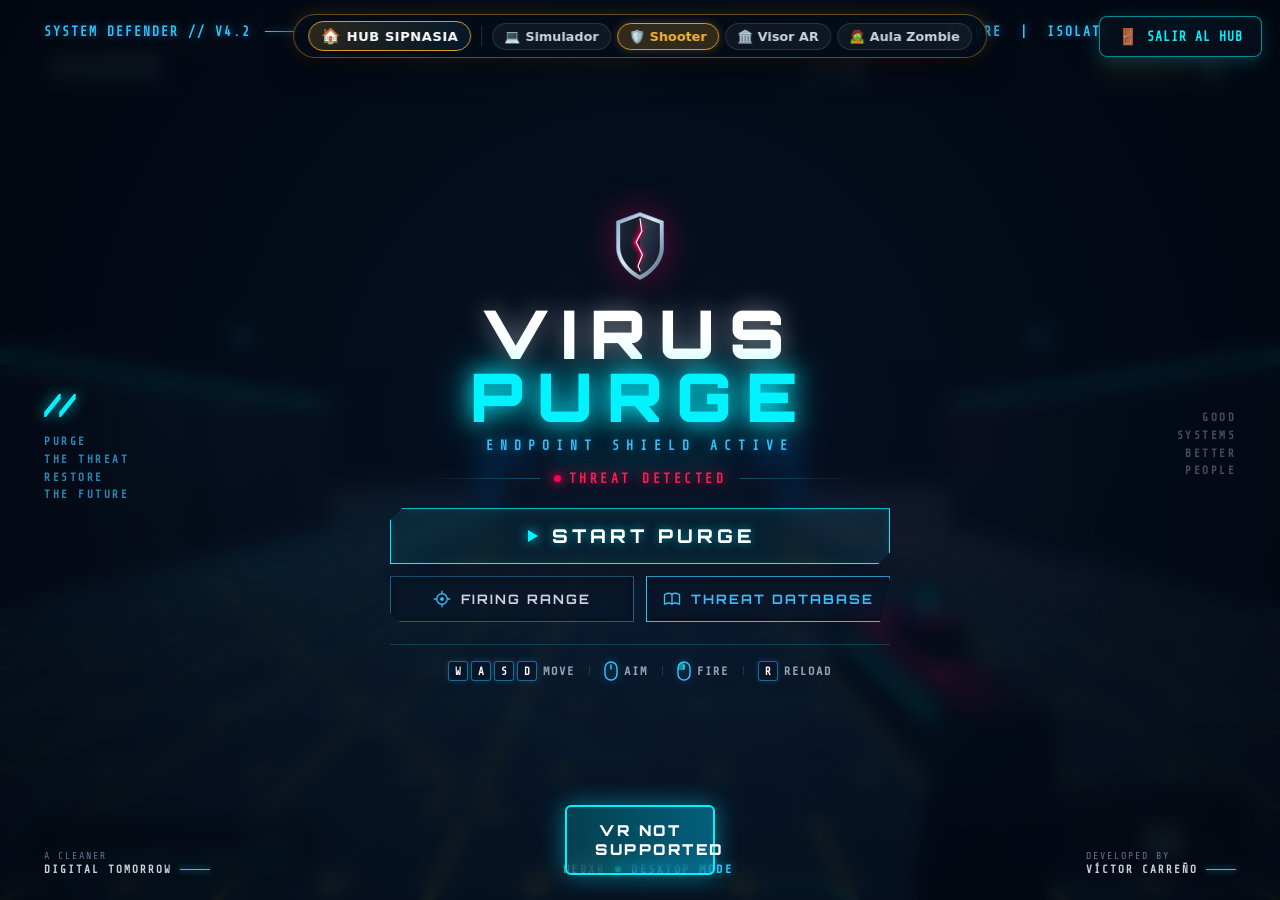
<file: experiencias/shooter/index.html>
<!DOCTYPE html>
<html lang="es">
  <head>
    <meta charset="UTF-8" />
    <meta name="viewport" content="width=device-width, initial-scale=1.0" />
    <title>VIRUS PURGE - Cybersecurity Arcade FPS</title>

    <!-- Favicon & App Icons -->
    <link rel="icon" type="image/png" sizes="32x32" href="favicon-32x32.png" />
    <link rel="icon" type="image/png" sizes="16x16" href="favicon-16x16.png" />
    <link rel="icon" type="image/png" href="favicon.png" />
    <link rel="apple-touch-icon" sizes="180x180" href="apple-touch-icon.png" />
    <link rel="manifest" href="manifest.webmanifest" />

    <!-- Meta Tags para PWA y Guardar en Menú / Escritorio de Meta Quest -->
    <meta name="theme-color" content="#060f1c" />
    <meta name="apple-mobile-web-app-capable" content="yes" />
    <meta name="apple-mobile-web-app-status-bar-style" content="black-translucent" />
    <meta name="apple-mobile-web-app-title" content="VIRUS PURGE" />
    <meta name="application-name" content="VIRUS PURGE" />
    <meta name="mobile-web-app-capable" content="yes" />

    <!-- Anti-cache meta tags para evitar que Safari / navegadores queden con CSS viejo -->
    <meta http-equiv="Cache-Control" content="no-cache, no-store, must-revalidate" />
    <meta http-equiv="Pragma" content="no-cache" />
    <meta http-equiv="Expires" content="0" />

    <!-- Open Graph (Meta Quest Browser Feed & Social Preview) -->
    <meta property="og:title" content="VIRUS PURGE // WebXR Cyber Defense FPS" />
    <meta property="og:description" content="Videojuego FPS arcade de ciberseguridad en WebXR para Meta Quest y PC" />
    <meta property="og:image" content="icon-512.png" />
    <meta property="og:type" content="website" />

    <link rel="preconnect" href="https://fonts.googleapis.com">
    <link rel="preconnect" href="https://fonts.gstatic.com" crossorigin>
    <link href="https://fonts.googleapis.com/css2?family=Orbitron:wght@400;700;900&family=Rajdhani:wght@500;600;700&family=Share+Tech+Mono&display=swap" rel="stylesheet">
    <link rel="stylesheet" href="../shared-experience-hub.css" />
    <script type="module" crossorigin src="./assets/index-Cj0ZJjtI.js"></script>
    <link rel="stylesheet" crossorigin href="./assets/index-B-YQfIj2.css">
  </head>
  <body>
    <!-- BARRA HUD FLOTANTE MINI-HUB SIPNASIA -->
    <aside id="sipnasia-mini-hub-bar" class="sipnasia-mini-hub-bar" aria-label="Navegación Mini-Hub Sipnasia">
      <a href="../../index.html" class="mini-hub-home-link" title="Regresar al Hub Principal Sipnasia">
        <span class="hub-icon">🏠</span>
        <span class="hub-title">HUB SIPNASIA</span>
      </a>
      <div class="mini-hub-divider"></div>
      <nav class="mini-hub-nav">
        <a href="../simulador/" class="mini-hub-chip">
          <span class="chip-icon">💻</span>
          <span class="chip-text">Simulador</span>
        </a>
        <a href="../shooter/" class="mini-hub-chip active">
          <span class="chip-icon">🛡️</span>
          <span class="chip-text">Shooter</span>
        </a>
        <a href="../visor/" class="mini-hub-chip">
          <span class="chip-icon">🏛️</span>
          <span class="chip-text">Visor AR</span>
        </a>
        <a href="../zombie-classroom/" class="mini-hub-chip">
          <span class="chip-icon">🧟</span>
          <span class="chip-text">Aula Zombie</span>
        </a>
      </nav>
    </aside>

    <!-- PANTALLA EXCLUSIVA META QUEST / ENTRADA EN VR DIRECTA -->
    <div id="quest-vr-overlay" class="quest-vr-overlay hidden">
      <div class="quest-vr-card">
        <div class="quest-vr-badge">
          <span class="pulse-dot"></span>
          <span>META QUEST DETECTADO // FPS 6DOF LISTO</span>
        </div>
        <div class="quest-emblem">
          <svg viewBox="0 0 24 24" fill="currentColor">
            <path d="M12 2L4 5v6.09c0 5.05 3.41 9.76 8 10.91 4.59-1.15 8-5.86 8-10.91V5l-8-3zm0 2.18l6 2.25v4.66c0 4.14-2.73 8.04-6 9.11-3.27-1.07-6-4.97-6-9.11V6.43l6-2.25zm0 3.32a3.5 3.5 0 0 0-3.5 3.5c0 1.93 1.57 3.5 3.5 3.5s3.5-1.57 3.5-3.5a3.5 3.5 0 0 0-3.5-3.5z"/>
          </svg>
        </div>
        <h1 class="quest-title">VIRUS PURGE <span class="gold-accent">VR</span></h1>
        <p class="quest-subtitle">DEFENSA CIBERNÉTICA EN TIEMPO REAL</p>
        <p class="quest-instruction">
          Apunta con tus pistolas de plasma y neutraliza oleadas de malware directamente en tu visor.
        </p>
        <button id="btn-quest-direct-vr" class="btn-quest-enter-vr" type="button">
          <span class="vr-goggle-icon">🥽</span>
          <span>UNIRSE A LA EXPERIENCIA EN VR</span>
        </button>
        <div class="quest-nav-row">
          <button id="btn-quest-continue-web" class="btn-quest-web-fallback" type="button">
            Jugar en Pantalla 2D
          </button>
          <a href="../../index.html" class="btn-quest-return-hub">
            Volver al Hub
          </a>
        </div>
      </div>
    </div>

    <!-- Floating Return to Hub Button -->
    <a id="floating-hub-btn" href="../../index.html" class="floating-hub-btn" title="Volver al Hub Sipnasia">
      <span class="hub-icon">🚪</span>
      <span class="hub-text">SALIR AL HUB</span>
    </a>

    <!-- 3D Canvas Container -->
    <div id="game-container"></div>

    <!-- PC Crosshair & Hitmarker -->
    <div id="crosshair-container">
      <div class="crosshair-dot"></div>
      <div class="crosshair-line top"></div>
      <div class="crosshair-line bottom"></div>
      <div class="crosshair-line left"></div>
      <div class="crosshair-line right"></div>
      <div id="hitmarker" class="hitmarker">
        <div class="hm-line tl"></div>
        <div class="hm-line tr"></div>
        <div class="hm-line bl"></div>
        <div class="hm-line br"></div>
      </div>
    </div>

    <!-- Boss Health Bar (Hidden by default, shown in Boss Phase) -->
    <div id="boss-hud" class="boss-hud hidden">
      <div class="boss-title-row">
        <span class="boss-badge">AMENAZA CRÍTICA NIVEL 5</span>
        <span id="boss-name" class="boss-name">RANSOMWARE.LOCKBIT.CORE</span>
        <span id="boss-percent" class="boss-percent">100%</span>
      </div>
      <div class="boss-bar-container">
        <div id="boss-bar-fill" class="boss-bar-fill"></div>
      </div>
    </div>

    <!-- Cyber HUD Overlay -->
    <div id="hud">
      <!-- Top Status Bar -->
      <div class="hud-top">
        <div class="hud-box score-box">
          <span class="hud-label">PUNTUACIÓN DE PURGA</span>
          <span id="score-display" class="hud-value">00000</span>
        </div>
        <div class="hud-box wave-box">
          <span class="hud-label">SECTOR DEL SISTEMA</span>
          <span id="wave-display" class="hud-value cyber-glow">FASE 1 // L1/L2 CACHE</span>
        </div>
        <div class="hud-box combo-box">
          <span class="hud-label">MULTIPLICADOR</span>
          <span id="combo-display" class="hud-value">x1.0</span>
        </div>
        <div class="hud-box bits-box">
          <span class="hud-label">DATA BITS</span>
          <span id="bits-display" class="hud-value cyber-bits">0000 💾</span>
        </div>
      </div>

      <!-- Center floating alerts (Headshot, Combo, Wave Clear) -->
      <div id="combat-alerts"></div>

      <!-- Bottom Status Bar -->
      <div class="hud-bottom">
        <!-- Health Section -->
        <div class="hud-box health-box">
          <div class="hud-label-group">
            <span class="hud-label">INTEGRIDAD DEL NÚCLEO</span>
            <span id="health-text" class="hud-label-val">100%</span>
          </div>
          <div class="bar-container">
            <div id="health-bar" class="bar-fill"></div>
          </div>
        </div>

        <!-- Weapon / Ammo Section -->
        <div class="hud-box ammo-box">
          <div class="weapon-name">ANTIVIRUS CANNON // V1</div>
          <div class="ammo-counter">
            <span id="ammo-current" class="ammo-current">12</span>
            <span class="ammo-separator">/</span>
            <span id="ammo-max" class="ammo-max">12</span>
          </div>
          <div id="reload-indicator" class="reload-indicator">RECARGANDO BÚFER [R]</div>
        </div>
      </div>
    </div>

    <!-- Antivirus "SYSTEM DEFENDER" Main Menu Overlay -->
    <div id="overlay" class="overlay main-menu-overlay">
      <!-- Top Status Bar -->
      <header class="menu-top-bar">
        <div class="menu-top-left">
          <span class="hud-mono-tag">SYSTEM DEFENDER // v4.2</span>
          <span class="hud-accent-line"></span>
        </div>
        <div class="menu-top-right">
          <span class="hud-mono-tag">SECURE &nbsp;|&nbsp; ISOLATE &nbsp;|&nbsp; PURGE</span>
          <span class="hud-accent-dash"></span>
        </div>
      </header>

      <!-- Center Content & Decals Layout -->
      <main class="menu-center-container">
        <!-- Left Flank Decal -->
        <aside class="menu-flank flank-left">
          <div class="flank-slashes">//</div>
          <div class="flank-text">
            PURGE<br />
            THE THREAT<br />
            RESTORE<br />
            THE FUTURE
          </div>
        </aside>

        <!-- Main Hero & Interactive Interface -->
        <section class="menu-hero-card">
          <!-- Cyber Shield Emblem with Crimson Core -->
          <div class="shield-emblem">
            <svg class="shield-svg" viewBox="0 0 100 120" width="62" height="76" fill="none" xmlns="http://www.w3.org/2000/svg">
              <defs>
                <linearGradient id="shieldRimGrad" x1="0%" y1="0%" x2="100%" y2="100%">
                  <stop offset="0%" stop-color="#94a3b8"/>
                  <stop offset="45%" stop-color="#e2e8f0"/>
                  <stop offset="100%" stop-color="#475569"/>
                </linearGradient>
                <linearGradient id="shieldFaceL" x1="0%" y1="0%" x2="100%" y2="100%">
                  <stop offset="0%" stop-color="#1e293b"/>
                  <stop offset="100%" stop-color="#0a101d"/>
                </linearGradient>
                <linearGradient id="shieldFaceR" x1="0%" y1="0%" x2="100%" y2="100%">
                  <stop offset="0%" stop-color="#334155"/>
                  <stop offset="100%" stop-color="#0f172a"/>
                </linearGradient>
                <filter id="crimsonGlow" x="-50%" y="-50%" width="200%" height="200%">
                  <feGaussianBlur in="SourceGraphic" stdDeviation="4" result="blur"/>
                  <feMerge>
                    <feMergeNode in="blur"/>
                    <feMergeNode in="blur"/>
                    <feMergeNode in="SourceGraphic"/>
                  </feMerge>
                </filter>
              </defs>
              <!-- Outer Metallic Rim -->
              <path d="M50 6 L88 20 V62 C88 86 68 106 50 114 C32 106 12 86 12 62 V20 Z" fill="url(#shieldRimGrad)" stroke="#38bdf8" stroke-width="1.5" stroke-opacity="0.7"/>
              <!-- Left Facet -->
              <path d="M50 12 L18 24 V62 C18 82 34 99 50 107 V12 Z" fill="url(#shieldFaceL)"/>
              <!-- Right Facet -->
              <path d="M50 12 L82 24 V62 C82 82 66 99 50 107 V12 Z" fill="url(#shieldFaceR)"/>
              <!-- Red Core Breach Slash -->
              <path d="M50 14 L54 36 L43 54 L55 74 L46 94 L50 104 L45 94 L52 74 L40 54 L51 36 Z" fill="#ff0055" filter="url(#crimsonGlow)"/>
              <path d="M50 16 L53 36 L44 54 L54 74 L47 92 L50 100" stroke="#ffffff" stroke-width="1.8" stroke-linecap="round"/>
            </svg>
          </div>

          <!-- Game Title -->
          <div class="menu-title-block">
            <h1 class="game-title">
              <span class="title-virus">VIRUS</span>
              <span class="title-purge">PURGE</span>
            </h1>
            <div class="menu-subtitle">ENDPOINT SHIELD ACTIVE</div>
          </div>

          <!-- Threat Detected Warning Line -->
          <div class="threat-detected-container">
            <span class="threat-hairline left"></span>
            <div class="threat-badge">
              <span class="threat-pulsing-dot"></span>
              <span class="threat-text">THREAT DETECTED</span>
            </div>
            <span class="threat-hairline right"></span>
          </div>

          <!-- Action Buttons Group -->
          <div class="menu-actions-stack">
            <!-- Primary Action: START PURGE -->
            <button id="start-btn" class="cyber-btn-primary">
              <span class="corner-tick-tl">1"</span>
              <svg class="play-svg-icon" width="16" height="16" viewBox="0 0 16 16" fill="none">
                <polygon points="4,2 14,8 4,14" fill="#00f3ff"/>
              </svg>
              <span class="btn-text">START PURGE</span>
              <span class="corner-tick-br"></span>
            </button>

            <!-- Secondary Actions Row: FIRING RANGE + THREAT DATABASE -->
            <div class="secondary-btn-row">
              <button id="range-btn" class="cyber-btn-secondary left-cut">
                <svg class="sec-svg-icon" width="18" height="18" viewBox="0 0 24 24" fill="none">
                  <circle cx="12" cy="12" r="7" stroke="#38bdf8" stroke-width="1.8"/>
                  <circle cx="12" cy="12" r="2" fill="#38bdf8"/>
                  <line x1="12" y1="1" x2="12" y2="5" stroke="#38bdf8" stroke-width="1.8"/>
                  <line x1="12" y1="19" x2="12" y2="23" stroke="#38bdf8" stroke-width="1.8"/>
                  <line x1="1" y1="12" x2="5" y2="12" stroke="#38bdf8" stroke-width="1.8"/>
                  <line x1="19" y1="12" x2="23" y2="12" stroke="#38bdf8" stroke-width="1.8"/>
                </svg>
                <span class="btn-text">FIRING RANGE</span>
              </button>

              <button id="wiki-btn" class="cyber-btn-secondary right-cut wiki-trigger-btn">
                <svg class="sec-svg-icon" width="18" height="18" viewBox="0 0 24 24" fill="none">
                  <path d="M2 6 C6 4 10 4 12 6 C14 4 18 4 22 6 V19 C18 17 14 17 12 19 C10 17 6 17 2 19 Z" stroke="#38bdf8" stroke-width="1.8" stroke-linejoin="round"/>
                  <line x1="12" y1="6" x2="12" y2="19" stroke="#38bdf8" stroke-width="1.8"/>
                </svg>
                <span class="btn-text">THREAT DATABASE</span>
              </button>
            </div>
          </div>

          <!-- Controls Ribbon -->
          <div class="menu-controls-ribbon">
            <div class="ctrl-group">
              <div class="keycap-row">
                <kbd>W</kbd><kbd>A</kbd><kbd>S</kbd><kbd>D</kbd>
              </div>
              <span class="ctrl-lbl">MOVE</span>
            </div>
            <span class="ctrl-pipe">|</span>
            <div class="ctrl-group">
              <svg class="mouse-svg" width="14" height="20" viewBox="0 0 14 20" fill="none">
                <rect x="1" y="1" width="12" height="18" rx="6" stroke="#38bdf8" stroke-width="1.5"/>
                <path d="M7 4V8" stroke="#38bdf8" stroke-width="1.5" stroke-linecap="round"/>
              </svg>
              <span class="ctrl-lbl">AIM</span>
            </div>
            <span class="ctrl-pipe">|</span>
            <div class="ctrl-group">
              <svg class="mouse-svg" width="14" height="20" viewBox="0 0 14 20" fill="none">
                <rect x="1" y="1" width="12" height="18" rx="6" stroke="#38bdf8" stroke-width="1.5"/>
                <path d="M1 7 C1 3.68 3.68 1 7 1 V9 H1 Z" fill="rgba(0, 243, 255, 0.5)"/>
                <path d="M7 4V8" stroke="#00f3ff" stroke-width="1.5" stroke-linecap="round"/>
              </svg>
              <span class="ctrl-lbl">FIRE</span>
            </div>
            <span class="ctrl-pipe">|</span>
            <div class="ctrl-group">
              <kbd>R</kbd>
              <span class="ctrl-lbl">RELOAD</span>
            </div>
          </div>
        </section>

        <!-- Right Flank Decal -->
        <aside class="menu-flank flank-right">
          <div class="flank-text align-right">
            GOOD<br />
            SYSTEMS<br />
            BETTER<br />
            PEOPLE
          </div>
        </aside>
      </main>

      <!-- Bottom Footer Bar -->
      <footer class="menu-footer-bar">
        <div class="footer-block-left">
          <span class="footer-line-1">A CLEANER</span>
          <span class="footer-line-2">DIGITAL TOMORROW <span class="footer-accent-line"></span></span>
        </div>
        <div class="footer-block-center">
          <span class="footer-tag">WEBXR</span>
          <span class="footer-dot"></span>
          <span class="footer-tag highlight">DESKTOP MODE</span>
        </div>
        <div class="footer-block-right">
          <span class="footer-line-1">DEVELOPED BY</span>
          <span class="footer-line-2">VÍCTOR CARREÑO <span class="footer-accent-line"></span></span>
        </div>
      </footer>
    </div>

    <!-- Cyber Store Overlay for Desktop -->
    <div id="store-overlay" class="overlay hidden">
      <div class="overlay-card store-card">
        <div class="cyber-header">
          <div class="antivirus-icon">🛒</div>
          <div>
            <div class="cyber-badge">MERCADO NEGRO DEL KERNEL // ACCESO CONCEDIDO</div>
            <h2 class="game-title" style="font-size: 2.2rem; margin: 0;">CYBER STORE</h2>
          </div>
        </div>
        <div class="store-balance-row">
          <span>SALDO DISPONIBLE:</span>
          <span id="store-bits-display" class="highlight-bits">0000 💾 BITS</span>
        </div>
        <div id="store-items-container" class="store-grid">
          <!-- Tarjetas de mejoras y armas generadas por JS -->
        </div>
        <button id="store-continue-btn" class="cyber-button pulse-btn" style="margin-top: 18px; width: 100%;">
          <span class="btn-text">🚀 CONTINUAR PURGA // SIGUIENTE FASE</span>
        </button>
      </div>
    </div>

    <!-- Cyber Wiki Overlay for Desktop -->
    <div id="wiki-overlay" class="overlay hidden">
      <div class="overlay-card wiki-card">
        <div class="cyber-header">
          <div class="antivirus-icon">📖</div>
          <div style="flex: 1;">
            <div class="cyber-badge">BASE DE CONOCIMIENTO // ENDPOINT THREAT DATABASE v4.2</div>
            <h2 class="game-title" style="font-size: 1.9rem; margin: 0;">CYBER WIKI & MANUAL</h2>
          </div>
          <button id="wiki-close-btn" class="wiki-close-btn">✕ CERRAR</button>
        </div>

        <!-- Tabs de Navegación -->
        <div class="wiki-tabs">
          <button class="wiki-tab-btn active" data-tab="mobs">👾 CIBERAMENAZAS (MOBS)</button>
          <button class="wiki-tab-btn" data-tab="weapons">🔫 ARSENAL (ARMAS)</button>
          <button class="wiki-tab-btn" data-tab="mechanics">⚙️ SISTEMA & PUNTOS CRÍTICOS</button>
        </div>

        <!-- Pestaña 1: Mobs -->
        <div id="wiki-tab-mobs" class="wiki-tab-content active">
          <!-- Drone -->
          <div class="wiki-item-card">
            <div class="wiki-item-header">
              <span class="wiki-item-title">🔍 VIRUS.RECON.DRONE // V-01</span>
              <span class="wiki-item-badge blue">NIVEL 1 // ENJAMBRE AÉREO</span>
            </div>
            <div class="wiki-stat-grid">
              <div class="wiki-stat"><span class="stat-lbl">SALUD (HP):</span> <span class="stat-val">80 HP</span></div>
              <div class="wiki-stat"><span class="stat-lbl">VELOCIDAD:</span> <span class="stat-val">2.4 m/s</span></div>
              <div class="wiki-stat"><span class="stat-lbl">DAÑO:</span> <span class="stat-val">10</span></div>
              <div class="wiki-stat"><span class="stat-lbl">COMPORTAMIENTO:</span> <span class="stat-val">Vuelo oscilante senoidal</span></div>
            </div>
            <p class="wiki-item-desc">
              Sondas voladoras no tripuladas que se desplazan en enjambre. Realizan movimientos continuos de cabeceo y balanceo lateral para dificultar el blanco mientras se aproximan al núcleo.
            </p>
            <div class="wiki-weakness-box">
              <span class="weakness-title">🎯 PUNTO DÉBIL / HEADSHOT:</span>
              <span class="weakness-text">Sensor óptico frontal (ojo azul central). Un impacto certero aquí inflige <strong>2.5x de daño crítico</strong> (100 de daño con el Cañón V1, destrucción instantánea).</span>
            </div>
          </div>

          <!-- Gusano -->
          <div class="wiki-item-card">
            <div class="wiki-item-header">
              <span class="wiki-item-title">⚡ WORM.WIN32.REPLICATOR // W-02</span>
              <span class="wiki-item-badge purple">NIVEL 2 // INVASOR RASTRERO</span>
            </div>
            <div class="wiki-stat-grid">
              <div class="wiki-stat"><span class="stat-lbl">SALUD (HP):</span> <span class="stat-val">50 HP</span></div>
              <div class="wiki-stat"><span class="stat-lbl">VELOCIDAD:</span> <span class="stat-val">3.8 m/s (RÁPIDO)</span></div>
              <div class="wiki-stat"><span class="stat-lbl">DAÑO:</span> <span class="stat-val">8</span></div>
              <div class="wiki-stat"><span class="stat-lbl">COMPORTAMIENTO:</span> <span class="stat-val">Curva ondulante en 'S'</span></div>
            </div>
            <p class="wiki-item-desc">
              Gusano informático biomecánico que repta a ras del suelo a gran velocidad. Se desplaza en zigzag y genera oscilaciones para evitar disparos en línea recta. Si se acerca demasiado, te infecta en segundos.
            </p>
            <div class="wiki-weakness-box">
              <span class="weakness-title">🎯 PUNTO DÉBIL / HEADSHOT:</span>
              <span class="weakness-text">Nodo cefálico frontal (cabeza). Aunque su movimiento es errático, calcular su curva en 'S' y dispararle a la cabeza lo vaporiza inmediatamente.</span>
            </div>
          </div>

          <!-- Tanque Trojan -->
          <div class="wiki-item-card">
            <div class="wiki-item-header">
              <span class="wiki-item-title">🛡️ TROJAN.DROPPER.CARRIER // T-03</span>
              <span class="wiki-item-badge orange">NIVEL 3 // TANQUE BLINDADO</span>
            </div>
            <div class="wiki-stat-grid">
              <div class="wiki-stat"><span class="stat-lbl">SALUD (HP):</span> <span class="stat-val">180 HP</span></div>
              <div class="wiki-stat"><span class="stat-lbl">VELOCIDAD:</span> <span class="stat-val">1.6 m/s</span></div>
              <div class="wiki-stat"><span class="stat-lbl">DAÑO:</span> <span class="stat-val">18</span></div>
              <div class="wiki-stat"><span class="stat-lbl">DEFENSA:</span> <span class="stat-val">ESCUDO 80% FRONTAL</span></div>
            </div>
            <p class="wiki-item-desc">
              Unidad oruga pesada con chasis blindado y cañón frontal. Avanza directamente hacia el usuario proyectando un escudo de firewall holográfico (svchost.exe) que <strong>absorbe el 80% de todo el daño que reciba de frente</strong>.
            </p>
            <div class="wiki-weakness-box critical">
              <span class="weakness-title">⚠️ VULNERABILIDAD CRÍTICA (NÚCLEO TRASERO):</span>
              <span class="weakness-text">Su punto crítico es el <strong>núcleo azul expuesto en la parte trasera</strong> del chasis. Muévete en círculo, esquiva su avance frontal o flanquéalo para impactar el motor trasero con <strong>daño crítico x2.5</strong>.</span>
            </div>
          </div>

          <!-- Boss Ransomware -->
          <div class="wiki-item-card">
            <div class="wiki-item-header">
              <span class="wiki-item-title">☣️ RANSOMWARE.LOCKBIT.CORE // R-BOSS</span>
              <span class="wiki-item-badge red">NIVEL 5 // JEFE DE KERNEL</span>
            </div>
            <div class="wiki-stat-grid">
              <div class="wiki-stat"><span class="stat-lbl">SALUD (HP):</span> <span class="stat-val">850 HP</span></div>
              <div class="wiki-stat"><span class="stat-lbl">DEFENSA:</span> <span class="stat-val">Barrera Hexagonal Giratoria</span></div>
              <div class="wiki-stat"><span class="stat-lbl">HABILIDAD:</span> <span class="stat-val">Invocación de Esbirros</span></div>
              <div class="wiki-stat"><span class="stat-lbl">MODO FURIA:</span> <span class="stat-val">Velocidad aumentada a &lt;35% HP</span></div>
            </div>
            <p class="wiki-item-desc">
              Super-entidad hostil que cifra los sectores de la memoria central. Está protegida por anillos reflectantes que giran desviando proyectiles, e invoca periódicamente refuerzos de drones y gusanos. Al caer bajo el 35% de vida entra en sobrecarga de furia (Enrage).
            </p>
            <div class="wiki-weakness-box">
              <span class="weakness-title">🎯 TÁCTICA DE PURGA:</span>
              <span class="weakness-text">Apunta al núcleo central aprovechando los huecos de rotación del escudo. Cuando entre en modo furia, mantén la distancia y vacía cargadores continuos de SMG o Escopeta para finiquitarlo.</span>
            </div>
          </div>
        </div>

        <!-- Pestaña 2: Armas -->
        <div id="wiki-tab-weapons" class="wiki-tab-content">
          <!-- Antivirus Cannon -->
          <div class="wiki-item-card">
            <div class="wiki-item-header">
              <span class="wiki-item-title">🔫 ANTIVIRUS CANNON // V1</span>
              <span class="wiki-item-badge cyan">ARMA BASE // PISTOLA DE PRECISIÓN</span>
            </div>
            <div class="wiki-stat-grid">
              <div class="wiki-stat"><span class="stat-lbl">DAÑO BASE:</span> <span class="stat-val">40</span></div>
              <div class="wiki-stat"><span class="stat-lbl">HEADSHOT:</span> <span class="stat-val">100 (2.5x)</span></div>
              <div class="wiki-stat"><span class="stat-lbl">CADENCIA:</span> <span class="stat-val">0.18s (~330 RPM)</span></div>
              <div class="wiki-stat"><span class="stat-lbl">CARGADOR:</span> <span class="stat-val">12 rondas</span></div>
              <div class="wiki-stat"><span class="stat-lbl">RECARGA:</span> <span class="stat-val">1.2 segundos</span></div>
              <div class="wiki-stat"><span class="stat-lbl">MIRA LÁSER:</span> <span class="stat-val" style="color: #00f3ff;">Cyan Neón (#00f3ff)</span></div>
            </div>
            <p class="wiki-item-desc">
              Arma de mano reglamentaria del Endpoint Shield. Dispara pulsos de plasma binario con extrema precisión balística sin dispersión. Es la herramienta por excelencia para tiros a la cabeza a media y larga distancia.
            </p>
          </div>

          <!-- Scatter Shotgun -->
          <div class="wiki-item-card">
            <div class="wiki-item-header">
              <span class="wiki-item-title">💥 SCATTER SHOTGUN // PURGE SPREAD</span>
              <span class="wiki-item-badge amber">TIENDA (50 BITS) // CONTROL DE MASAS</span>
            </div>
            <div class="wiki-stat-grid">
              <div class="wiki-stat"><span class="stat-lbl">DAÑO:</span> <span class="stat-val">132 (22 x 6 perdigones)</span></div>
              <div class="wiki-stat"><span class="stat-lbl">CRÍTICO:</span> <span class="stat-val">2.0x por perdigón</span></div>
              <div class="wiki-stat"><span class="stat-lbl">CADENCIA:</span> <span class="stat-val">0.55s</span></div>
              <div class="wiki-stat"><span class="stat-lbl">CARGADOR:</span> <span class="stat-val">8 cartuchos</span></div>
              <div class="wiki-stat"><span class="stat-lbl">RECARGA:</span> <span class="stat-val">1.5 segundos</span></div>
              <div class="wiki-stat"><span class="stat-lbl">MIRA LÁSER:</span> <span class="stat-val" style="color: #f59e0b;">Ámbar Balístico (#f59e0b)</span></div>
            </div>
            <p class="wiki-item-desc">
              Escopeta de dispersión electromagnética que expulsa 6 perdigones de alta energía en abanico horizontal. Devastadora para aniquilar múltiples gusanos rastreros de un solo cartucho o frenar en seco cualquier enemigo cercano.
            </p>
          </div>

          <!-- Plasma SMG -->
          <div class="wiki-item-card">
            <div class="wiki-item-header">
              <span class="wiki-item-title">⚡ PLASMA SMG // RAPID DEFENDER</span>
              <span class="wiki-item-badge magenta">TIENDA (80 BITS) // ALTO DPS CONTINUO</span>
            </div>
            <div class="wiki-stat-grid">
              <div class="wiki-stat"><span class="stat-lbl">DAÑO BASE:</span> <span class="stat-val">22</span></div>
              <div class="wiki-stat"><span class="stat-lbl">HEADSHOT:</span> <span class="stat-val">48 (2.2x)</span></div>
              <div class="wiki-stat"><span class="stat-lbl">CADENCIA:</span> <span class="stat-val">0.085s (~700 RPM)</span></div>
              <div class="wiki-stat"><span class="stat-lbl">CARGADOR:</span> <span class="stat-val">36 rondas</span></div>
              <div class="wiki-stat"><span class="stat-lbl">RECARGA:</span> <span class="stat-val">1.1 segundos (Ultrarrápida)</span></div>
              <div class="wiki-stat"><span class="stat-lbl">MIRA LÁSER:</span> <span class="stat-val" style="color: #ec4899;">Magenta Neón (#ec4899)</span></div>
            </div>
            <p class="wiki-item-desc">
              Subfusil automático de alta cadencia de plasma ionizado. Descarga una ráfaga sostenida de 700 balas por minuto con recargas instantáneas. La mejor opción para flanquear al tanque y pulverizar al Boss rápidamente.
            </p>
          </div>
        </div>

        <!-- Pestaña 3: Mecánicas -->
        <div id="wiki-tab-mechanics" class="wiki-tab-content">
          <div class="wiki-item-card">
            <div class="wiki-item-header">
              <span class="wiki-item-title">🎯 SISTEMA DE IMPACTOS CRÍTICOS & PUNTOS DÉBILES</span>
            </div>
            <p class="wiki-item-desc">
              Los impactos en zonas vitales multiplican el daño entre <strong>2.0x y 2.5x</strong>, activan un retículo dorado especial (hitmarker) y emiten una alerta sonora instantánea:
            </p>
            <ul class="wiki-list">
              <li><strong>Virus Recon Drone:</strong> Sensor óptico central.</li>
              <li><strong>Worm Replicator:</strong> Nodo de cabeza frontal.</li>
              <li><strong>Trojan Carrier:</strong> Núcleo motor trasero (el frente está blindado al 80%).</li>
              <li><strong>Ransomware Boss:</strong> Núcleo central expuesto entre giros de la barrera.</li>
            </ul>
          </div>

          <div class="wiki-item-card">
            <div class="wiki-item-header">
              <span class="wiki-item-title">💾 DATA BITS & MULTIPLICADOR DE COMBO</span>
            </div>
            <p class="wiki-item-desc">
              Cada malware destruido recompensa al defensor con fragmentos de memoria <strong>Data Bits</strong>.
            </p>
            <ul class="wiki-list">
              <li>Encadenar bajas sin recibir daño incrementa el multiplicador hasta <strong>x3.0</strong>.</li>
              <li>A mayor multiplicador, obtienes más Bits y mayor puntuación final.</li>
              <li>Recibir daño resetea el multiplicador a x1.0.</li>
            </ul>
          </div>

          <div class="wiki-item-card">
            <div class="wiki-item-header">
              <span class="wiki-item-title">🛒 TIENDA DEL KERNEL & MEJORAS</span>
            </div>
            <p class="wiki-item-desc">
              Al superar un sector, invierte tus Data Bits en la <strong>Cyber Store</strong>:
            </p>
            <ul class="wiki-list">
              <li><strong>Sobretensión de Plasma:</strong> +15% de daño con todas las armas por nivel.</li>
              <li><strong>Overclock de Búfer:</strong> -20% de tiempo de recarga por nivel.</li>
              <li><strong>Blindaje de Kernel:</strong> +25 HP de vida máxima por nivel.</li>
              <li><strong>Desbloqueo de Armas:</strong> Adquiere la Escopeta y el SMG para usarlos cuando quieras.</li>
            </ul>
          </div>
        </div>
      </div>
    </div>

    <!-- Damage Screen Flash Vignette -->
    <div id="damage-vignette"></div>

    <script src="../shared-experience-hub.js"></script>
  </body>
</html>
</file>
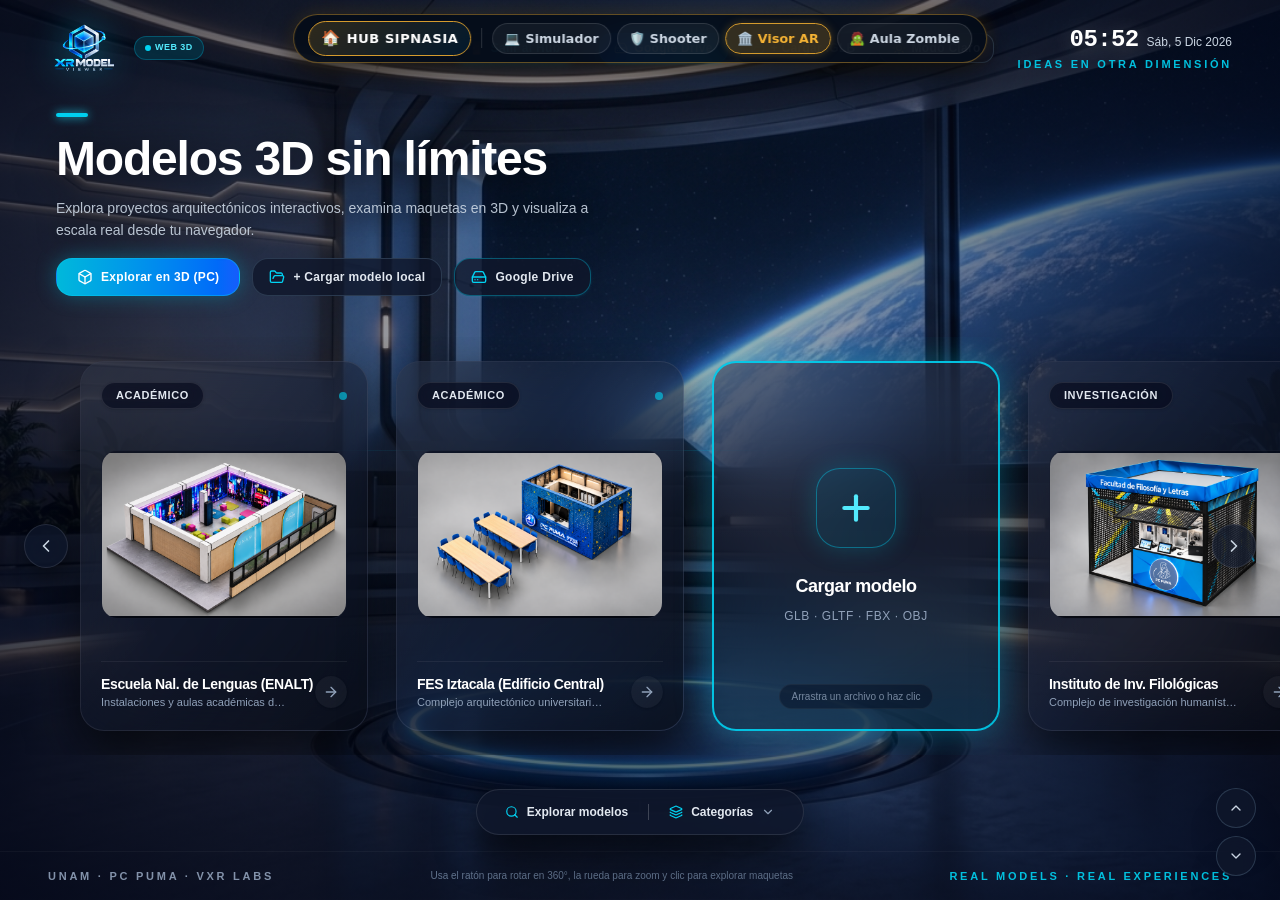
<file: experiencias/visor/index.html>
<!doctype html>
<html lang="es">
  <head>
    <meta charset="UTF-8" />
    <meta name="viewport" content="width=device-width, initial-scale=1.0, maximum-scale=1.0, user-scalable=no" />
    <meta name="description" content="XR Model Viewer - Immersive 3D Architectural Visualization for Meta Quest 3S and Desktop Browsers" />
    <meta name="theme-color" content="#020617" />
    <link rel="icon" type="image/png" sizes="32x32" href="favicon-32x32.png" />
    <link rel="icon" type="image/png" sizes="16x16" href="favicon-16x16.png" />
    <link rel="icon" type="image/png" href="favicon.png" />
    <link rel="shortcut icon" href="favicon.ico" />
    <link rel="apple-touch-icon" sizes="180x180" href="apple-touch-icon.png" />
    <link rel="manifest" href="manifest.webmanifest" />
    <title>XR Model Viewer — Immersive 3D Visualization</title>
    <link rel="stylesheet" href="../shared-experience-hub.css" />
    <script type="module" crossorigin src="./assets/index-BAxaKaZU.js"></script>
    <link rel="stylesheet" crossorigin href="./assets/index-DpW52cLL.css">
  </head>
  <body class="bg-slate-950 text-slate-100 min-h-screen">
    <!-- BARRA HUD FLOTANTE MINI-HUB SIPNASIA -->
    <aside id="sipnasia-mini-hub-bar" class="sipnasia-mini-hub-bar" aria-label="Navegación Mini-Hub Sipnasia">
      <a href="../../index.html" class="mini-hub-home-link" title="Regresar al Hub Principal Sipnasia">
        <span class="hub-icon">🏠</span>
        <span class="hub-title">HUB SIPNASIA</span>
      </a>
      <div class="mini-hub-divider"></div>
      <nav class="mini-hub-nav">
        <a href="../simulador/" class="mini-hub-chip">
          <span class="chip-icon">💻</span>
          <span class="chip-text">Simulador</span>
        </a>
        <a href="../shooter/" class="mini-hub-chip">
          <span class="chip-icon">🛡️</span>
          <span class="chip-text">Shooter</span>
        </a>
        <a href="../visor/" class="mini-hub-chip active">
          <span class="chip-icon">🏛️</span>
          <span class="chip-text">Visor AR</span>
        </a>
        <a href="../zombie-classroom/" class="mini-hub-chip">
          <span class="chip-icon">🧟</span>
          <span class="chip-text">Aula Zombie</span>
        </a>
      </nav>
    </aside>

    <!-- PANTALLA EXCLUSIVA META QUEST / ENTRADA EN AR DIRECTA (PASSTHROUGH) -->
    <div id="quest-vr-overlay" class="quest-vr-overlay hidden">
      <div class="quest-vr-card">
        <div class="quest-vr-badge">
          <span class="pulse-dot"></span>
          <span>META QUEST 3S DETECTADO // MODO AR PASSTHROUGH</span>
        </div>
        <div class="quest-emblem">
          <svg viewBox="0 0 24 24" fill="currentColor">
            <path d="M12 2L4 5v6.09c0 5.05 3.41 9.76 8 10.91 4.59-1.15 8-5.86 8-10.91V5l-8-3zm0 2.18l6 2.25v4.66c0 4.14-2.73 8.04-6 9.11-3.27-1.07-6-4.97-6-9.11V6.43l6-2.25zm0 3.32a3.5 3.5 0 0 0-3.5 3.5c0 1.93 1.57 3.5 3.5 3.5s3.5-1.57 3.5-3.5a3.5 3.5 0 0 0-3.5-3.5z"/>
          </svg>
        </div>
        <h1 class="quest-title">VISOR ARQUITECTÓNICO <span class="gold-accent">AR</span></h1>
        <p class="quest-subtitle">MODELOS 3D ESPACIALES // UNAM PASSTHROUGH</p>
        <p class="quest-instruction">
          Explora y proyecta los módulos arquitectónicos en tu entorno real mediante cámaras a color Passthrough.
        </p>
        <button id="btn-quest-direct-vr" class="btn-quest-enter-vr" type="button" style="background: linear-gradient(135deg, #059669 0%, #0d9488 100%);">
          <span class="vr-goggle-icon">👓</span>
          <span>ACTIVAR MODO AR (PASSTHROUGH)</span>
        </button>
        <div class="quest-nav-row">
          <button id="btn-quest-continue-web" class="btn-quest-web-fallback" type="button">
            Explorar Catálogo 2D
          </button>
          <a href="../../index.html" class="btn-quest-return-hub">
            Volver al Hub
          </a>
        </div>
      </div>
    </div>

    <div id="root"></div>

    <script src="../shared-experience-hub.js"></script>
  </body>
</html>
</file>
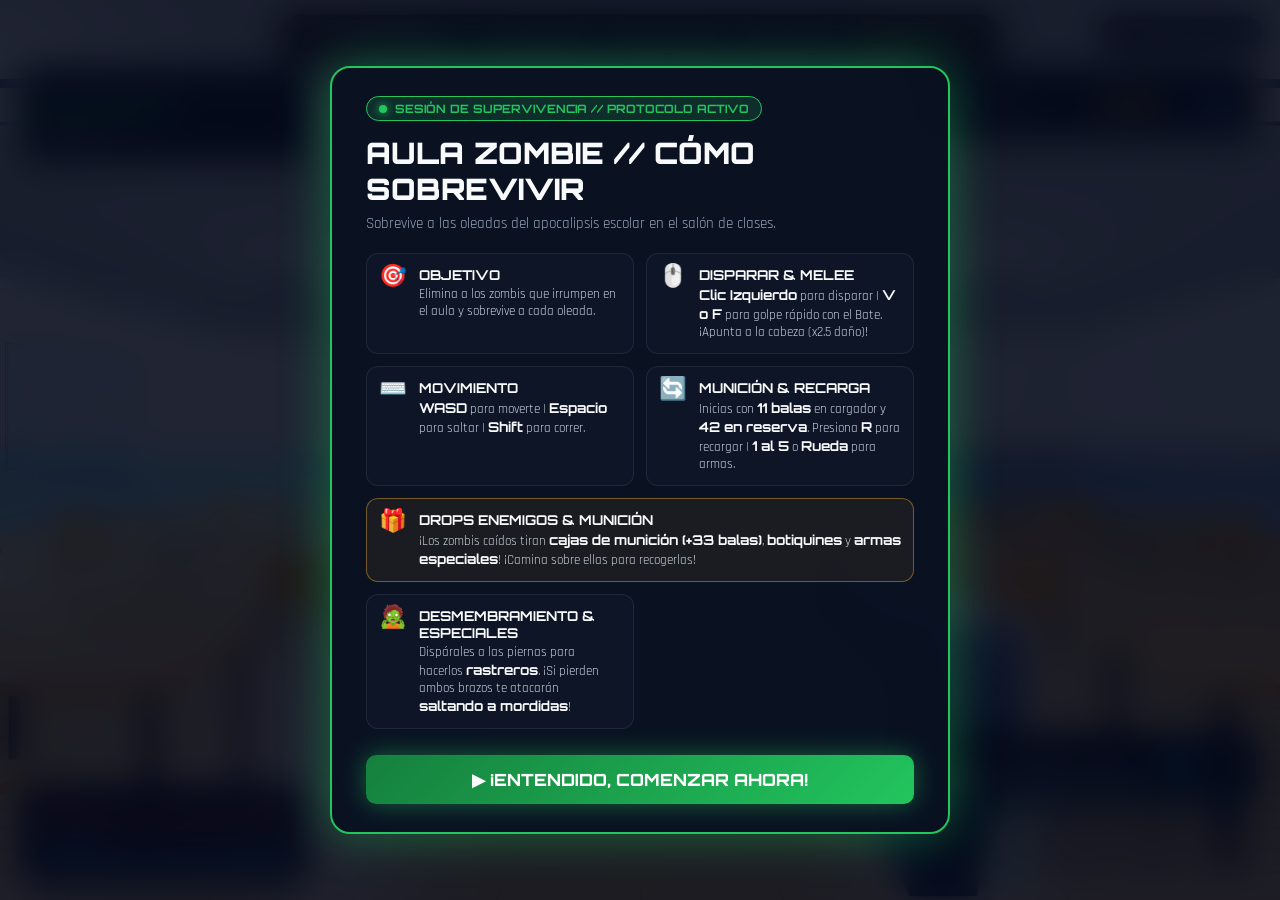
<file: experiencias/zombie-classroom/index.html>
<!DOCTYPE html>
<html lang="es">
<head>
  <meta charset="UTF-8" />
  <meta name="viewport" content="width=device-width, initial-scale=1.0, user-scalable=no" />
  <title>AULA ZOMBIE // Supervivencia Escolar PC PUMA (WebXR)</title>

  <!-- Favicons e Íconos -->
  <link rel="icon" type="image/png" sizes="32x32" href="favicon-32x32.png" />
  <link rel="icon" type="image/png" sizes="16x16" href="favicon-16x16.png" />
  <link rel="icon" type="image/png" href="favicon.png" />
  <link rel="shortcut icon" href="favicon.ico" />
  <link rel="apple-touch-icon" sizes="180x180" href="apple-touch-icon.png" />
  <link rel="manifest" href="manifest.webmanifest" />

  <!-- Meta Tags para Meta Quest Browser y WebXR -->
  <meta name="theme-color" content="#030712" />
  <meta name="mobile-web-app-capable" content="yes" />
  <meta name="apple-mobile-web-app-capable" content="yes" />
  <meta name="apple-mobile-web-app-status-bar-style" content="black-translucent" />
  <meta name="apple-mobile-web-app-title" content="Aula Zombie XR" />
  <meta name="application-name" content="Aula Zombie XR" />

  <!-- Open Graph -->
  <meta property="og:title" content="AULA ZOMBIE // Supervivencia Escolar PC PUMA" />
  <meta property="og:description" content="Shooter de supervivencia zombie en un salón de clases. Enfréntate a diferentes clases de zombies y sobrevive a oleadas en Realidad Virtual y PC." />
  <meta property="og:image" content="og-image.png" />
  <meta property="og:type" content="website" />

  <!-- Tipografías Cyber-Tech -->
  <link rel="preconnect" href="https://fonts.googleapis.com" />
  <link rel="preconnect" href="https://fonts.gstatic.com" crossorigin />
  <link href="https://fonts.googleapis.com/css2?family=Orbitron:wght@500;700;800;900&family=Rajdhani:wght@500;600;700&family=Share+Tech+Mono&display=swap" rel="stylesheet" />

  <!-- Anti-cache meta tags para evitar scripts o estilos cacheados -->
  <meta http-equiv="Cache-Control" content="no-cache, no-store, must-revalidate" />
  <meta http-equiv="Pragma" content="no-cache" />
  <meta http-equiv="Expires" content="0" />

  <!-- Estilos Compartidos y del Juego -->
  <link rel="stylesheet" href="../shared-experience-hub.css?v=179174" />
  <link rel="stylesheet" href="styles.css?v=179174" />

  <!-- Import Map para Three.js y Addons (Local para carga instantánea 100% offline y online) -->
  <script type="importmap">
    {
      "imports": {
        "three": "./libs/three.module.js",
        "three/addons/": "./libs/"
      }
    }
  </script>
</head>
<body>

  <!-- BARRA HUD FLOTANTE MINI-HUB SIPNASIA -->
  <aside id="sipnasia-mini-hub-bar" class="sipnasia-mini-hub-bar" aria-label="Navegación Mini-Hub Sipnasia">
    <a href="../../index.html" class="mini-hub-home-link" title="Regresar al Hub Principal Sipnasia">
      <span class="hub-icon">🏠</span>
      <span class="hub-title">HUB SIPNASIA</span>
    </a>
    <div class="mini-hub-divider"></div>
    <nav class="mini-hub-nav">
      <a href="../simulador/" class="mini-hub-chip">
        <span class="chip-icon">💻</span>
        <span class="chip-text">Simulador</span>
      </a>
      <a href="../shooter/" class="mini-hub-chip">
        <span class="chip-icon">🛡️</span>
        <span class="chip-text">Virus Purge</span>
      </a>
      <a href="../visor/" class="mini-hub-chip">
        <span class="chip-icon">🏛️</span>
        <span class="chip-text">Visor AR</span>
      </a>
      <a href="../zombie-classroom/" class="mini-hub-chip active" style="border-color: #22c55e; color: #4ade80;">
        <span class="chip-icon">🧟</span>
        <span class="chip-text">Aula Zombie</span>
      </a>
    </nav>
  </aside>

  <!-- PANTALLA EXCLUSIVA META QUEST / ENTRADA EN VR DIRECTA -->
  <div id="quest-vr-overlay" class="quest-vr-overlay hidden">
    <div class="quest-vr-card">
      <div class="quest-vr-badge" style="border-color: rgba(34, 197, 94, 0.5); color: #4ade80;">
        <span class="pulse-dot" style="background: #22c55e; box-shadow: 0 0 8px #22c55e;"></span>
        <span>META QUEST DETECTADO // FPS 6DOF LISTO</span>
      </div>
      <div class="quest-emblem" style="color: #22c55e;">
        <svg viewBox="0 0 24 24" fill="currentColor">
          <path d="M12 2a10 10 0 1 0 10 10A10 10 0 0 0 12 2zm1 14.5a1.5 1.5 0 1 1-3 0 1.5 1.5 0 0 1 3 0zm1.5-6.5h-5V8h5z"/>
        </svg>
      </div>
      <h1 class="quest-title">AULA ZOMBIE <span style="color: #22c55e;">VR</span></h1>
      <p class="quest-subtitle">SUPERVIVENCIA EN EL SALÓN DE CLASES // PC PUMA</p>
      <p class="quest-instruction">
        Toma tus armas, apunta con tus mandos Touch y sobrevive a las oleadas de zombis en escala 1:1.
      </p>
      <button id="btn-quest-direct-vr" class="btn-quest-enter-vr" type="button" style="background: linear-gradient(135deg, #15803d 0%, #22c55e 100%);">
        <span class="vr-goggle-icon">🥽</span>
        <span>ENTRAR EN VR AHORA</span>
      </button>
      <div class="quest-nav-row">
        <button id="btn-quest-continue-web" class="btn-quest-web-fallback" type="button">
          Jugar en Pantalla 2D
        </button>
        <a href="../../index.html" class="btn-quest-return-hub">
          Volver al Hub
        </a>
      </div>
    </div>
  </div>

  <!-- Botón flotante para salir al Hub -->
  <a id="floating-hub-btn" href="../../index.html" class="floating-hub-btn" title="Volver al Hub Principal">
    <span>🚪</span>
    <span>SALIR AL HUB</span>
  </a>

  <!-- Contenedor del Canvas 3D -->
  <div id="game-container"></div>

  <!-- Retícula de Apuntado y Hitmarker -->
  <div id="crosshair-container">
    <div class="crosshair-dot"></div>
    <div class="crosshair-line top"></div>
    <div class="crosshair-line bottom"></div>
    <div class="crosshair-line left"></div>
    <div class="crosshair-line right"></div>
    <div id="hitmarker" class="hitmarker"></div>
  </div>

  <!-- Indicador de Recarga y Alerta de Munición -->
  <div id="reload-banner" class="reload-banner hidden">
    <div class="reload-spinner"></div>
    <span>RECARGANDO...</span>
  </div>
  <div id="low-ammo-warning" class="low-ammo-warning hidden">
    ⚠️ ¡SIN BALAS! PRESIONA [R] O RECARGA
  </div>

  <!-- Banner Central de Oleada -->
  <div id="wave-banner">
    <div id="wave-banner-title">¡OLEADA 1 COMIENZA!</div>
    <div id="wave-banner-subtitle">Sobrevive al salón de clases</div>
  </div>

  <!-- Notificación Toast de Drops -->
  <div id="drop-toast">¡ARMA DESBLOQUEADA!</div>

  <!-- HUD Principal de Combate -->
  <div id="hud">
    <!-- Barra Superior -->
    <div class="hud-top-bar">
      <div class="hud-panel wave-status-box">
        <span class="hud-title-mini">ESTADO DE DEFENSA ESCOLAR</span>
        <div id="hud-wave" class="hud-wave-title">OLEADA 1</div>
        <div id="hud-zombies-left" class="hud-zombies-count">ZOMBIES: 0</div>
      </div>

      <div class="hud-panel score-status-box">
        <button id="btn-sound-toggle" class="btn-secondary-action" style="padding: 6px 12px; font-size: 0.75rem; pointer-events: auto; cursor: pointer;">
          🔊 AUDIO ON
        </button>
        <div class="score-item">
          <span class="hud-title-mini">PUNTUACIÓN</span>
          <div id="hud-score" class="score-val">00000</div>
        </div>
        <div class="score-item">
          <span class="hud-title-mini">COMBO</span>
          <div id="hud-combo" class="combo-val">x1.0</div>
        </div>
      </div>
    </div>

    <!-- Barra Inferior -->
    <div class="hud-bottom-bar">
      <!-- Salud y Blindaje -->
      <div class="hud-panel player-vitals-box">
        <div class="vital-row">
          <div class="vital-label-row">
            <span style="color: #f87171;">SALUD</span>
            <span id="hud-hp-val" style="color: #f87171; font-family: var(--font-mono);">100</span>
          </div>
          <div class="vital-bar-track">
            <div id="hud-hp-fill" class="vital-bar-fill hp" style="width: 100%;"></div>
          </div>
        </div>
        <div class="vital-row">
          <div class="vital-label-row">
            <span style="color: #38bdf8;">BLINDAJE</span>
            <span id="hud-armor-val" style="color: #38bdf8; font-family: var(--font-mono);">50</span>
          </div>
          <div class="vital-bar-track">
            <div id="hud-armor-fill" class="vital-bar-fill armor" style="width: 100%;"></div>
          </div>
        </div>
      </div>

      <!-- Armamento y Munición -->
      <div class="weapon-status-box">
        <div class="hud-panel weapon-info-card">
          <div>
            <span class="hud-title-mini">ARMA EQUIPADA</span>
            <div id="hud-weapon-name" class="weapon-title">Pistola Táctica 9mm</div>
          </div>
          <div class="ammo-display">
            <span id="hud-ammo-mag" class="ammo-mag">11</span>
            <span class="ammo-slash">/</span>
            <span id="hud-ammo-reserve" class="ammo-reserve">42</span>
          </div>
        </div>

        <!-- Selector de Armas 1-5 -->
        <div class="weapon-slots-strip">
          <div id="w-slot-1" class="weapon-slot">
            <span class="slot-key">[1]</span>
            <span class="slot-icon">🏏</span>
            <span class="slot-name">Bate</span>
          </div>
          <div id="w-slot-2" class="weapon-slot active">
            <span class="slot-key">[2]</span>
            <span class="slot-icon">🔫</span>
            <span class="slot-name">9mm</span>
          </div>
          <div id="w-slot-3" class="weapon-slot locked">
            <span class="slot-key">[3]</span>
            <span class="slot-icon">💥</span>
            <span class="slot-name">Escopeta</span>
          </div>
          <div id="w-slot-4" class="weapon-slot locked">
            <span class="slot-key">[4]</span>
            <span class="slot-icon">⚡</span>
            <span class="slot-name">PUMA-AR</span>
          </div>
          <div id="w-slot-5" class="weapon-slot locked">
            <span class="slot-key">[5]</span>
            <span class="slot-icon">🧪</span>
            <span class="slot-name">Plasma</span>
          </div>
        </div>
      </div>
    </div>
  </div>

  <!-- Controles Táctiles para Móvil -->
  <div id="mobile-touch-controls">
    <div id="touch-joystick-zone" class="touch-stick-zone">
      <div id="touch-joystick-stick" class="touch-stick-thumb"></div>
    </div>
    <div id="touch-look-zone" class="touch-look-area"></div>
    <div class="touch-actions-group">
      <button id="btn-touch-melee" class="btn-touch-circle" type="button" title="Golpe Melee con Bate">🏏</button>
      <button id="btn-touch-reload" class="btn-touch-circle" type="button" title="Recargar">🔄</button>
      <button id="btn-touch-weapon" class="btn-touch-circle" type="button" title="Cambiar Arma">🔫</button>
      <button id="btn-touch-fire" class="btn-touch-circle fire" type="button" title="Disparar">🔥</button>
    </div>
  </div>

  <!-- Modal de Tutorial Rápido de Inicio -->
  <div id="tutorial-modal" class="modal-overlay">
    <div class="tutorial-card">
      <div class="tutorial-badge">
        <span class="pulse-dot" style="background: #22c55e;"></span>
        <span>SESIÓN DE SUPERVIVENCIA // PROTOCOLO ACTIVO</span>
      </div>
      <h2 class="tutorial-title">AULA ZOMBIE // CÓMO SOBREVIVIR</h2>
      <p class="tutorial-subtitle">Sobrevive a las oleadas del apocalipsis escolar en el salón de clases.</p>

      <div class="tutorial-grid">
        <div class="tutorial-item">
          <div class="tut-icon">🎯</div>
          <div class="tut-text">
            <strong>OBJETIVO</strong>
            <span>Elimina a los zombis que irrumpen en el aula y sobrevive a cada oleada.</span>
          </div>
        </div>

        <div class="tutorial-item">
          <div class="tut-icon">🖱️</div>
          <div class="tut-text">
            <strong>DISPARAR & MELEE</strong>
            <span><strong>Clic Izquierdo</strong> para disparar | <strong>V o F</strong> para golpe rápido con el Bate. ¡Apunta a la cabeza (x2.5 daño)!</span>
          </div>
        </div>

        <div class="tutorial-item">
          <div class="tut-icon">⌨️</div>
          <div class="tut-text">
            <strong>MOVIMIENTO</strong>
            <span><strong>WASD</strong> para moverte | <strong>Espacio</strong> para saltar | <strong>Shift</strong> para correr.</span>
          </div>
        </div>

        <div class="tutorial-item">
          <div class="tut-icon">🔄</div>
          <div class="tut-text">
            <strong>MUNICIÓN & RECARGA</strong>
            <span>Inicias con <strong>11 balas</strong> en cargador y <strong>42 en reserva</strong>. Presiona <strong>R</strong> para recargar | <strong>1 al 5</strong> o <strong>Rueda</strong> para armas.</span>
          </div>
        </div>

        <div class="tutorial-item highlight">
          <div class="tut-icon">🎁</div>
          <div class="tut-text">
            <strong>DROPS ENEMIGOS & MUNICIÓN</strong>
            <span>¡Los zombis caídos tiran <strong>cajas de munición (+33 balas)</strong>, <strong>botiquines</strong> y <strong>armas especiales</strong>! ¡Camina sobre ellas para recogerlas!</span>
          </div>
        </div>

        <div class="tutorial-item">
          <div class="tut-icon">🧟</div>
          <div class="tut-text">
            <strong>DESMEMBRAMIENTO & ESPECIALES</strong>
            <span>Dispárales a las piernas para hacerlos <strong>rastreros</strong>. ¡Si pierden ambos brazos te atacarán <strong>saltando a mordidas</strong>!</span>
          </div>
        </div>
      </div>

      <div class="tutorial-footer" style="margin-top: 6px;">
        <button id="btn-start-game" class="btn-primary-action btn-start-game" type="button" onclick="if(window.zombieGame){window.zombieGame.startGameFromTutorial();} document.getElementById('tutorial-modal').classList.add('hidden');">
          ▶ ¡ENTENDIDO, COMENZAR AHORA!
        </button>
      </div>
    </div>
  </div>

  <!-- Modal de Fin de Juego (Game Over) -->
  <div id="game-over-modal" class="modal-overlay hidden">
    <div class="game-over-card">
      <h2 class="game-over-title">HAS CAÍDO</h2>
      <p style="color: #cbd5e1; font-size: 0.95rem;">
        Los zombis han tomado el aula. Tu reporte de supervivencia final:
      </p>

      <div class="game-over-stats-grid">
        <div class="go-stat-item">
          <div class="go-stat-label">PUNTUACIÓN FINAL</div>
          <div id="final-score" class="go-stat-val" style="color: var(--unam-gold-bright);">00000</div>
        </div>
        <div class="go-stat-item">
          <div class="go-stat-label">OLEADA ALCANZADA</div>
          <div id="final-wave" class="go-stat-val" style="color: var(--toxic-green);">1</div>
        </div>
        <div class="go-stat-item">
          <div class="go-stat-label">ZOMBIS ELIMINADOS</div>
          <div id="final-kills" class="go-stat-val" style="color: #38bdf8;">0</div>
        </div>
        <div class="go-stat-item">
          <div class="go-stat-label">TIROS A LA CABEZA</div>
          <div id="final-headshots" class="go-stat-val" style="color: #f87171;">0</div>
        </div>
      </div>

      <div class="game-over-actions">
        <button id="btn-restart" class="btn-primary-action" type="button">
          🔄 REINTENTAR
        </button>
        <a href="../../index.html" class="btn-secondary-action">
          🏠 VOLVER AL HUB
        </a>
      </div>
    </div>
  </div>

  <!-- Scripts -->
  <script src="../shared-experience-hub.js?v=2"></script>
  <script type="module" src="js/game.js?v=2"></script>
</body>
</html>
</file>
<file: experiencias/shared-experience-hub.css>
/* ==========================================================================
   SIPNASIA XR - Mini-Hub Flotante & Pantalla Quest VR Unificada
   Compatible con Meta Quest Browser, WebXR y Navegadores Desktop
   ========================================================================== */

:root {
  --hub-gold: #D59B2D;
  --hub-gold-bright: #F5B335;
  --hub-gold-glow: rgba(213, 155, 45, 0.45);
  --hub-navy: #002B49;
  --hub-dark: #020812;
  --hub-cyan: #00F3FF;
  --hub-cyan-glow: rgba(0, 243, 255, 0.35);
}

/* --------------------------------------------------------------------------
   1. Mini-Hub Bar Flotante Superior (Quick Navigation HUD)
   -------------------------------------------------------------------------- */
.sipnasia-mini-hub-bar {
  position: fixed;
  top: 14px;
  left: 50%;
  transform: translateX(-50%);
  z-index: 9999;
  display: flex;
  align-items: center;
  gap: 8px;
  padding: 6px 14px;
  background: rgba(4, 12, 24, 0.90);
  backdrop-filter: blur(16px);
  -webkit-backdrop-filter: blur(16px);
  border: 1px solid rgba(213, 155, 45, 0.45);
  border-radius: 9999px;
  box-shadow: 0 10px 30px rgba(0, 0, 0, 0.65), 0 0 18px rgba(213, 155, 45, 0.2);
  user-select: none;
  font-family: system-ui, -apple-system, BlinkMacSystemFont, 'Segoe UI', Roboto, sans-serif;
  transition: all 0.25s ease;
}

.sipnasia-mini-hub-bar:hover {
  border-color: var(--hub-gold-bright);
  box-shadow: 0 12px 35px rgba(0, 0, 0, 0.8), 0 0 24px rgba(213, 155, 45, 0.35);
}

.mini-hub-home-link {
  display: inline-flex;
  align-items: center;
  gap: 6px;
  padding: 5px 12px;
  border-radius: 9999px;
  background: linear-gradient(135deg, rgba(213, 155, 45, 0.2), rgba(0, 43, 73, 0.4));
  border: 1px solid var(--hub-gold);
  color: #fff;
  text-decoration: none;
  font-size: 0.82rem;
  font-weight: 700;
  letter-spacing: 0.5px;
  transition: all 0.2s ease;
  white-space: nowrap;
}

.mini-hub-home-link:hover {
  background: var(--hub-gold);
  color: var(--hub-dark);
  box-shadow: 0 0 14px var(--hub-gold-glow);
  transform: translateY(-1px);
}

.mini-hub-home-link .hub-icon {
  font-size: 0.95rem;
}

.mini-hub-divider {
  width: 1px;
  height: 20px;
  background: rgba(255, 255, 255, 0.15);
  margin: 0 2px;
}

.mini-hub-nav {
  display: flex;
  align-items: center;
  gap: 6px;
}

.mini-hub-chip {
  display: inline-flex;
  align-items: center;
  gap: 5px;
  padding: 5px 11px;
  border-radius: 9999px;
  background: rgba(255, 255, 255, 0.05);
  border: 1px solid rgba(255, 255, 255, 0.12);
  color: #cbd5e1;
  text-decoration: none;
  font-size: 0.8rem;
  font-weight: 600;
  transition: all 0.2s ease;
  white-space: nowrap;
}

.mini-hub-chip:hover {
  background: rgba(0, 243, 255, 0.12);
  border-color: var(--hub-cyan);
  color: #fff;
  box-shadow: 0 0 12px var(--hub-cyan-glow);
  transform: translateY(-1px);
}

.mini-hub-chip.active {
  background: rgba(213, 155, 45, 0.22);
  border-color: var(--hub-gold);
  color: var(--hub-gold-bright);
  font-weight: 700;
  box-shadow: 0 0 10px rgba(213, 155, 45, 0.3);
}

@media (max-width: 640px) {
  .sipnasia-mini-hub-bar {
    top: 8px;
    padding: 4px 8px;
    gap: 4px;
    max-width: 95vw;
    overflow-x: auto;
  }
  .mini-hub-chip .chip-text {
    display: none;
  }
  .mini-hub-chip {
    padding: 5px 8px;
  }
}

/* --------------------------------------------------------------------------
   2. Pantalla Exclusiva Quest VR Overlay ("UNIRSE A LA EXPERIENCIA EN VR")
   -------------------------------------------------------------------------- */
.quest-vr-overlay {
  position: fixed;
  top: 0;
  left: 0;
  width: 100vw;
  height: 100vh;
  z-index: 100000;
  background: rgba(2, 8, 18, 0.94);
  backdrop-filter: blur(24px);
  -webkit-backdrop-filter: blur(24px);
  display: flex;
  align-items: center;
  justify-content: center;
  padding: 1.5rem;
  transition: opacity 0.3s ease, visibility 0.3s ease;
}

.quest-vr-overlay.hidden {
  opacity: 0;
  visibility: hidden;
  pointer-events: none;
}

.quest-vr-card {
  background: linear-gradient(135deg, rgba(8, 16, 32, 0.97) 0%, rgba(2, 6, 14, 0.99) 100%);
  border: 2px solid var(--hub-gold);
  border-radius: 24px;
  padding: 2.5rem 2rem;
  max-width: 520px;
  width: 100%;
  text-align: center;
  box-shadow: 0 20px 60px rgba(0, 0, 0, 0.8), 0 0 35px var(--hub-gold-glow);
  display: flex;
  flex-direction: column;
  align-items: center;
  animation: questPop 0.3s cubic-bezier(0.16, 1, 0.3, 1);
  font-family: system-ui, -apple-system, BlinkMacSystemFont, 'Segoe UI', Roboto, sans-serif;
}

@keyframes questPop {
  from {
    opacity: 0;
    transform: scale(0.92);
  }
  to {
    opacity: 1;
    transform: scale(1);
  }
}

.quest-vr-badge {
  display: inline-flex;
  align-items: center;
  gap: 0.5rem;
  font-family: 'Courier New', Courier, monospace;
  font-size: 0.82rem;
  color: var(--hub-gold-bright);
  background: rgba(213, 155, 45, 0.15);
  border: 1px solid var(--hub-gold);
  padding: 0.4rem 0.9rem;
  border-radius: 20px;
  margin-bottom: 1.25rem;
  letter-spacing: 1px;
}

.quest-emblem {
  width: 72px;
  height: 72px;
  border-radius: 20px;
  background: linear-gradient(135deg, #004070, var(--hub-navy));
  border: 2px solid var(--hub-gold);
  display: flex;
  align-items: center;
  justify-content: center;
  margin-bottom: 1.25rem;
  box-shadow: 0 0 24px var(--hub-gold-glow);
}

.quest-emblem svg {
  width: 42px;
  height: 42px;
  fill: var(--hub-gold-bright);
}

.quest-title {
  font-size: 1.6rem;
  font-weight: 800;
  letter-spacing: 0.5px;
  margin-bottom: 0.35rem;
  color: #fff;
  text-shadow: 0 0 12px rgba(255, 255, 255, 0.3);
}

.quest-title .gold-accent {
  color: var(--hub-gold-bright);
  text-shadow: 0 0 16px var(--hub-gold-glow);
}

.quest-subtitle {
  font-family: 'Courier New', Courier, monospace;
  font-size: 0.86rem;
  color: var(--hub-cyan);
  letter-spacing: 1.5px;
  margin-bottom: 1rem;
}

.quest-instruction {
  font-size: 0.95rem;
  color: #94a3b8;
  line-height: 1.5;
  margin-bottom: 1.75rem;
  max-width: 400px;
}

.btn-quest-enter-vr {
  display: inline-flex;
  align-items: center;
  justify-content: center;
  gap: 0.75rem;
  width: 100%;
  padding: 1.15rem 2rem;
  font-size: 1.12rem;
  font-weight: 800;
  letter-spacing: 1.5px;
  color: var(--hub-dark);
  background: linear-gradient(135deg, var(--hub-gold-bright) 0%, var(--hub-gold) 100%);
  border: 2px solid #fff;
  border-radius: 16px;
  cursor: pointer;
  box-shadow: 0 0 28px var(--hub-gold-glow), 0 8px 24px rgba(0, 0, 0, 0.5);
  transition: all 0.25s cubic-bezier(0.16, 1, 0.3, 1);
  outline: none;
}

.btn-quest-enter-vr:hover {
  transform: translateY(-2px) scale(1.02);
  box-shadow: 0 0 45px var(--hub-gold-glow), 0 12px 30px rgba(0, 0, 0, 0.7);
  background: linear-gradient(135deg, #ffc750 0%, var(--hub-gold-bright) 100%);
}

.btn-quest-enter-vr .vr-goggle-icon {
  font-size: 1.45rem;
}

.quest-nav-row {
  display: flex;
  align-items: center;
  justify-content: space-between;
  width: 100%;
  margin-top: 1.25rem;
  padding-top: 1rem;
  border-top: 1px solid rgba(255, 255, 255, 0.08);
}

.btn-quest-web-fallback {
  background: transparent;
  border: none;
  color: #64748b;
  font-size: 0.88rem;
  cursor: pointer;
  padding: 0.4rem 0.6rem;
  border-radius: 8px;
  transition: all 0.2s ease;
}

.btn-quest-web-fallback:hover {
  color: #94a3b8;
  background: rgba(255, 255, 255, 0.05);
}

.btn-quest-back-hub,
.btn-quest-return-hub {
  color: var(--hub-gold-bright);
  text-decoration: none;
  font-size: 0.88rem;
  font-weight: 600;
  padding: 0.4rem 0.8rem;
  border-radius: 8px;
  background: rgba(213, 155, 45, 0.1);
  border: 1px solid rgba(213, 155, 45, 0.3);
  transition: all 0.2s ease;
}

.btn-quest-back-hub:hover,
.btn-quest-return-hub:hover {
  background: rgba(213, 155, 45, 0.25);
  box-shadow: 0 0 12px var(--hub-gold-glow);
}

.pulse-dot {
  width: 8px;
  height: 8px;
  border-radius: 50%;
  background-color: #22c55e;
  box-shadow: 0 0 8px #22c55e;
  animation: pulseGreen 1.5s infinite;
  display: inline-block;
}

@keyframes pulseGreen {
  0% { transform: scale(0.95); opacity: 0.8; }
  50% { transform: scale(1.3); opacity: 1; }
  100% { transform: scale(0.95); opacity: 0.8; }
}
</file>
<file: experiencias/shooter/assets/index-B-YQfIj2.css>
:root{--primary-cyan: #00f3ff;--primary-cyan-dim: rgba(0, 243, 255, .3);--accent-crimson: #ff0055;--accent-crimson-dim: rgba(255, 0, 85, .3);--accent-gold: #fbbf24;--accent-purple: #c026d3;--bg-dark: #070a12;--panel-bg: rgba(10, 16, 28, .82);--panel-border: rgba(0, 243, 255, .35);--font-display: "Orbitron", -apple-system, BlinkMacSystemFont, sans-serif;--font-hud: "Rajdhani", monospace, sans-serif;--font-mono: "Share Tech Mono", monospace}*{margin:0;padding:0;box-sizing:border-box;user-select:none}body,html{width:100%;height:100%;overflow:hidden;background-color:var(--bg-dark);font-family:var(--font-hud);color:#fff}#game-container{width:100%;height:100%;position:absolute;top:0;left:0;z-index:1}#VRButton,#vr-button-meta{position:fixed!important;bottom:25px!important;left:50%!important;transform:translate(-50%)!important;z-index:9999!important;background:linear-gradient(90deg,#00f3ff33,#00d2ff66)!important;border:2px solid var(--primary-cyan)!important;color:#fff!important;font-family:var(--font-display)!important;font-size:15px!important;font-weight:900!important;letter-spacing:2.5px!important;padding:14px 28px!important;border-radius:6px!important;cursor:pointer!important;backdrop-filter:blur(10px)!important;box-shadow:0 0 25px #00f3ff73!important;animation:vr-pulse 2s infinite alternate!important;text-transform:uppercase!important;opacity:1!important}#VRButton:hover,#vr-button-meta:hover{background:linear-gradient(90deg,#00d2ff,#00f3ff)!important;color:#050a14!important;box-shadow:0 0 35px var(--primary-cyan)!important}@keyframes vr-pulse{0%{box-shadow:0 0 15px #00f3ff4d;border-color:#00f3ff99}to{box-shadow:0 0 32px #00f3ffd9;border-color:#00f3ff}}#crosshair-container{position:absolute;top:50%;left:50%;transform:translate(-50%,-50%);pointer-events:none;z-index:10;width:32px;height:32px}.crosshair-dot{position:absolute;top:50%;left:50%;width:4px;height:4px;background:var(--primary-cyan);box-shadow:0 0 6px var(--primary-cyan);border-radius:50%;transform:translate(-50%,-50%)}.crosshair-line{position:absolute;background:var(--primary-cyan-dim);box-shadow:0 0 4px var(--primary-cyan-dim)}.crosshair-line.top{width:2px;height:8px;top:0;left:15px}.crosshair-line.bottom{width:2px;height:8px;bottom:0;left:15px}.crosshair-line.left{width:8px;height:2px;left:0;top:15px}.crosshair-line.right{width:8px;height:2px;right:0;top:15px}.hitmarker{position:absolute;top:0;left:0;width:32px;height:32px;opacity:0;transform:scale(.8) rotate(45deg);transition:opacity .05s ease-out,transform .05s ease-out}.hitmarker.active{opacity:1;transform:scale(1.15) rotate(45deg)}.hitmarker.headshot .hm-line{background:var(--accent-crimson);box-shadow:0 0 8px var(--accent-crimson)}.hm-line{position:absolute;background:#fff;box-shadow:0 0 6px #fff}.hm-line.tl{top:2px;left:14px;width:4px;height:7px}.hm-line.tr{bottom:2px;left:14px;width:4px;height:7px}.hm-line.bl{left:2px;top:14px;height:4px;width:7px}.hm-line.br{right:2px;top:14px;height:4px;width:7px}.boss-hud{position:absolute;top:16px;left:50%;transform:translate(-50%);width:550px;max-width:90%;z-index:9;background:#0f172ae6;border:1px solid rgba(255,0,85,.5);box-shadow:0 0 25px #ff00554d;padding:10px 18px;border-radius:4px;transition:opacity .3s ease}.boss-hud.hidden{display:none}.boss-title-row{display:flex;justify-content:space-between;align-items:center;margin-bottom:6px}.boss-badge{font-family:var(--font-display);font-size:10px;letter-spacing:2px;color:var(--accent-crimson);background:#ff005526;padding:2px 6px;border:1px solid rgba(255,0,85,.4)}.boss-name{font-family:var(--font-display);font-size:13px;font-weight:700;letter-spacing:1.5px;color:#fff}.boss-percent{font-family:var(--font-display);font-size:13px;font-weight:700;color:var(--accent-crimson)}.boss-bar-container{width:100%;height:10px;background:#ffffff1a;border:1px solid rgba(255,0,85,.4);overflow:hidden}.boss-bar-fill{width:100%;height:100%;background:linear-gradient(90deg,#f05,#fa0);box-shadow:0 0 12px var(--accent-crimson);transition:width .15s ease-out}#hud{position:absolute;top:0;left:0;width:100%;height:100%;z-index:5;pointer-events:none;display:flex;flex-direction:column;justify-content:space-between;padding:24px 32px}.hud-top{display:flex;justify-content:space-between;align-items:flex-start}.hud-bottom{display:flex;justify-content:space-between;align-items:flex-end}.hud-box{background:var(--panel-bg);border:1px solid var(--panel-border);backdrop-filter:blur(8px);padding:10px 18px;clip-path:polygon(10px 0,100% 0,100% calc(100% - 10px),calc(100% - 10px) 100%,0 100%,0 10px);box-shadow:0 4px 20px #0009,inset 0 0 15px #00f3ff0d}.hud-label{font-family:var(--font-display);font-size:11px;letter-spacing:2px;color:#7d9cb3;display:block;margin-bottom:2px}.hud-value{font-family:var(--font-display);font-size:24px;font-weight:700;color:#fff;letter-spacing:2px;text-shadow:0 0 10px var(--primary-cyan)}.cyber-glow{color:var(--primary-cyan);font-size:15px}.health-box{min-width:270px}.hud-label-group{display:flex;justify-content:space-between;align-items:baseline}.hud-label-val{font-family:var(--font-display);font-weight:700;font-size:14px;color:var(--primary-cyan)}.bar-container{width:100%;height:10px;background:#ffffff1a;border:1px solid rgba(0,243,255,.4);margin-top:6px;overflow:hidden}.bar-fill{width:100%;height:100%;background:linear-gradient(90deg,#00b0ff,var(--primary-cyan));box-shadow:0 0 10px var(--primary-cyan);transition:width .15s ease-out}.bar-fill.danger{background:linear-gradient(90deg,#f05,#f50);box-shadow:0 0 12px #f05}.ammo-box{min-width:220px;text-align:right}.weapon-name{font-family:var(--font-display);font-size:12px;color:#8faec5;letter-spacing:1.5px;margin-bottom:4px}.ammo-counter{font-family:var(--font-display);display:flex;justify-content:flex-end;align-items:baseline;gap:4px}.ammo-current{font-size:38px;font-weight:900;color:#fff;text-shadow:0 0 12px var(--primary-cyan)}.ammo-current.low{color:var(--accent-crimson);text-shadow:0 0 12px var(--accent-crimson);animation:pulse-low .6s infinite alternate}@keyframes pulse-low{0%{opacity:.6}to{opacity:1}}.ammo-separator{font-size:20px;color:#526f84}.ammo-max{font-size:20px;color:#7d9cb3}.reload-indicator{font-family:var(--font-display);font-size:11px;letter-spacing:1px;color:var(--accent-gold);margin-top:4px;display:none;animation:pulse-reload .5s infinite alternate}@keyframes pulse-reload{0%{opacity:.4}to{opacity:1}}#combat-alerts{position:absolute;top:38%;left:50%;transform:translate(-50%,-50%);pointer-events:none;display:flex;flex-direction:column;align-items:center;gap:8px}.combat-tag{font-family:var(--font-display);font-size:18px;font-weight:900;letter-spacing:2px;padding:5px 14px;border-radius:4px;animation:float-up .9s forwards cubic-bezier(.1,.8,.2,1)}.combat-tag.kill{color:var(--primary-cyan);text-shadow:0 0 10px var(--primary-cyan);background:#00f3ff26;border:1px solid var(--primary-cyan-dim)}.combat-tag.headshot{color:var(--accent-crimson);font-size:21px;text-shadow:0 0 15px var(--accent-crimson);background:#f053;border:1px solid var(--accent-crimson-dim)}.combat-tag.combo{color:var(--accent-gold);font-size:20px;text-shadow:0 0 12px var(--accent-gold);background:#fbbf2426;border:1px solid rgba(251,191,36,.35)}@keyframes float-up{0%{opacity:0;transform:translateY(10px) scale(.8)}20%{opacity:1;transform:translateY(0) scale(1.1)}80%{opacity:1;transform:translateY(-20px) scale(1)}to{opacity:0;transform:translateY(-40px) scale(.9)}}#damage-vignette{position:absolute;top:0;left:0;width:100%;height:100%;pointer-events:none;z-index:8;opacity:0;background:radial-gradient(circle at center,transparent 60%,rgba(255,0,50,.5) 100%);box-shadow:inset 0 0 50px #ff0032cc;transition:opacity .1s ease-out}.overlay{position:absolute;top:0;left:0;width:100%;height:100%;background:#060a14e0;backdrop-filter:blur(14px);z-index:100;display:flex;justify-content:center;align-items:center;transition:opacity .3s ease}.overlay.hidden{opacity:0;pointer-events:none}.main-menu-overlay{background:radial-gradient(circle at 50% 46%,#061124d1,#02060ef2)!important;backdrop-filter:blur(10px);padding:24px 44px!important;display:flex!important;flex-direction:column!important;justify-content:space-between!important;align-items:stretch!important;box-sizing:border-box;overflow:hidden}.menu-top-bar{display:flex;justify-content:space-between;align-items:center;width:100%}.menu-top-left{display:flex;align-items:center;gap:14px}.hud-mono-tag{font-family:var(--font-mono);font-size:13px;font-weight:700;letter-spacing:2px;color:#38bdf8;text-shadow:0 0 10px rgba(56,189,248,.5);text-transform:uppercase}.hud-accent-line{display:inline-block;width:130px;height:1.5px;background:linear-gradient(90deg,#38bdf8,transparent);box-shadow:0 0 6px #38bdf899}.menu-top-right{display:flex;align-items:center;gap:12px}.hud-accent-dash{display:inline-block;width:24px;height:2px;background:#38bdf8;box-shadow:0 0 8px #38bdf8}.menu-center-container{display:flex;justify-content:space-between;align-items:center;width:100%;max-width:1360px;margin:0 auto;flex:1;padding:12px 0}.menu-flank{display:flex;flex-direction:column;width:180px;pointer-events:none}.flank-slashes{font-family:var(--font-display);font-size:32px;font-weight:900;color:#00f3ff;letter-spacing:-2px;margin-bottom:8px;text-shadow:0 0 14px rgba(0,243,255,.8)}.flank-text{font-family:var(--font-mono);font-size:11px;font-weight:600;letter-spacing:2.5px;line-height:1.6;color:#38bdf8;opacity:.72;text-transform:uppercase}.flank-text.align-right{text-align:right;opacity:.45;color:#94a3b8}.menu-hero-card{display:flex;flex-direction:column;align-items:center;justify-content:center;width:100%;max-width:530px;margin:0 auto;text-align:center}.shield-emblem{margin-bottom:12px;filter:drop-shadow(0 0 18px rgba(255,0,85,.4));transition:transform .3s ease}.shield-emblem:hover{transform:scale(1.05)}.menu-title-block{display:flex;flex-direction:column;align-items:center}.game-title{display:flex;flex-direction:column;align-items:center;line-height:.94;margin:0}.title-virus{font-family:var(--font-display);font-size:clamp(2.8rem,5.5vw,4.2rem);font-weight:900;letter-spacing:14px;color:#fff;text-shadow:0 0 25px rgba(255,255,255,.45)}.title-purge{font-family:var(--font-display);font-size:clamp(2.8rem,5.5vw,4.2rem);font-weight:900;letter-spacing:14px;color:#00f3ff;text-shadow:0 0 22px #00f3ff,0 0 45px rgba(0,243,255,.7)}.menu-subtitle{font-family:var(--font-mono);font-size:13px;font-weight:700;letter-spacing:7px;color:#38bdf8;text-transform:uppercase;margin-top:10px;text-shadow:0 0 10px rgba(56,189,248,.5)}.threat-detected-container{display:flex;align-items:center;justify-content:center;gap:14px;width:100%;max-width:440px;margin:18px 0 22px}.threat-hairline{flex:1;height:1px;background:linear-gradient(90deg,transparent,rgba(56,189,248,.35))}.threat-hairline.right{background:linear-gradient(90deg,rgba(56,189,248,.35),transparent)}.threat-badge{display:flex;align-items:center;gap:8px}.threat-pulsing-dot{width:7px;height:7px;background:#f05;border-radius:50%;box-shadow:0 0 10px #f05,0 0 16px #f05;animation:threat-blink 1.2s infinite alternate}@keyframes threat-blink{0%{opacity:.3;transform:scale(.75)}to{opacity:1;transform:scale(1.35)}}.threat-text{font-family:var(--font-mono);font-size:13px;font-weight:700;letter-spacing:3.5px;color:#ff1a53;text-shadow:0 0 12px rgba(255,26,83,.7)}.menu-actions-stack{display:flex;flex-direction:column;gap:12px;width:100%;max-width:500px}.cyber-btn-primary{position:relative;width:100%;height:56px;background:#00f3ff0f;border:1.5px solid #00f3ff;clip-path:polygon(12px 0%,100% 0%,100% calc(100% - 12px),calc(100% - 12px) 100%,0% 100%,0% 12px);color:#fff;display:flex;align-items:center;justify-content:center;gap:12px;cursor:pointer;outline:none;transition:all .22s cubic-bezier(.16,1,.3,1);box-shadow:0 0 18px #00f3ff40,inset 0 0 12px #00f3ff14}.cyber-btn-primary:hover{background:#00f3ff2e;border-color:#fff;box-shadow:0 0 35px #00f3ffa6,inset 0 0 20px #00f3ff40;transform:translateY(-1px)}.cyber-btn-primary:active{transform:translateY(1px)}.cyber-btn-primary .play-svg-icon{filter:drop-shadow(0 0 6px #00f3ff);transition:transform .2s}.cyber-btn-primary:hover .play-svg-icon{transform:scale(1.25);filter:drop-shadow(0 0 10px #ffffff)}.cyber-btn-primary .btn-text{font-family:var(--font-display);font-size:19px;font-weight:800;letter-spacing:4px;color:#fff;text-shadow:0 0 10px rgba(0,243,255,.5)}.corner-tick-tl{position:absolute;top:-7px;left:1px;font-family:var(--font-mono);font-size:9px;color:#00f3ff;opacity:.85;pointer-events:none}.corner-tick-br{position:absolute;bottom:1px;right:1px;width:6px;height:6px;border-right:1.5px solid #00f3ff;border-bottom:1.5px solid #00f3ff;pointer-events:none}.secondary-btn-row{display:flex;gap:12px;width:100%}.cyber-btn-secondary{flex:1;height:46px;background:#081426a6;border:1px solid rgba(56,189,248,.45);color:#cbd5e1;display:flex;align-items:center;justify-content:center;gap:10px;cursor:pointer;outline:none;transition:all .2s ease;box-shadow:inset 0 0 8px #0006}.cyber-btn-secondary.left-cut{clip-path:polygon(0 0,100% 0,100% 100%,10px 100%,0 calc(100% - 10px))}.cyber-btn-secondary.right-cut{clip-path:polygon(0 0,100% 0,calc(100% - 10px) 100%,0 100%)}.cyber-btn-secondary:hover{border-color:#00f3ff;background:#00f3ff1f;color:#fff;box-shadow:0 0 20px #00f3ff59;transform:translateY(-1px)}.cyber-btn-secondary:active{transform:translateY(1px)}.cyber-btn-secondary .sec-svg-icon{stroke:#38bdf8;transition:stroke .2s,filter .2s}.cyber-btn-secondary:hover .sec-svg-icon{stroke:#00f3ff;filter:drop-shadow(0 0 6px #00f3ff)}.cyber-btn-secondary .btn-text{font-family:var(--font-display);font-size:13px;font-weight:700;letter-spacing:2px;text-transform:uppercase}.menu-controls-ribbon{display:flex;align-items:center;justify-content:center;width:100%;max-width:500px;margin-top:22px;padding-top:16px;border-top:1px solid rgba(56,189,248,.22);gap:10px;flex-wrap:wrap}.ctrl-group{display:flex;align-items:center;gap:6px}.keycap-row{display:flex;gap:3px}.menu-controls-ribbon kbd{display:inline-flex;align-items:center;justify-content:center;min-width:20px;height:20px;padding:0 5px;background:#08162ab3;border:1px solid rgba(56,189,248,.5);border-radius:3px;font-family:var(--font-mono);font-size:11px;font-weight:700;color:#fff;box-shadow:0 0 6px #38bdf833}.ctrl-lbl{font-family:var(--font-mono);font-size:12px;font-weight:600;letter-spacing:2px;color:#94a3b8}.ctrl-pipe{color:#38bdf866;font-size:13px;margin:0 3px}.mouse-svg{filter:drop-shadow(0 0 4px rgba(56,189,248,.4))}.menu-footer-bar{display:flex;justify-content:space-between;align-items:flex-end;width:100%;font-family:var(--font-mono);font-size:11px;letter-spacing:2px;color:#94a3b8}.footer-block-left,.footer-block-right{display:flex;flex-direction:column;gap:2px}.footer-line-1{color:#64748b;font-size:10px;letter-spacing:2px;text-transform:uppercase}.footer-line-2{color:#cbd5e1;font-weight:700;letter-spacing:2px;display:flex;align-items:center;gap:8px;text-transform:uppercase}.footer-accent-line{display:inline-block;width:30px;height:1.5px;background:#38bdf8;box-shadow:0 0 6px #38bdf8}.footer-block-center{display:flex;align-items:center;gap:10px;font-family:var(--font-mono);font-size:12px;letter-spacing:2.5px}.footer-tag{color:#64748b;font-weight:600}.footer-tag.highlight{color:#38bdf8;font-weight:700;text-shadow:0 0 8px rgba(56,189,248,.6)}.footer-dot{display:inline-block;width:6px;height:6px;background:#00f3ff;border-radius:50%;box-shadow:0 0 8px #00f3ff}@media(max-width:900px){.menu-flank{display:none}.main-menu-overlay{padding:18px 20px!important}.menu-top-left .hud-accent-line{width:60px}}@media(max-width:600px){.secondary-btn-row{flex-direction:column}.cyber-btn-primary .btn-text{font-size:16px;letter-spacing:3px}.menu-controls-ribbon{gap:6px}.menu-footer-bar{flex-direction:column;align-items:center;gap:8px;text-align:center}.footer-block-left,.footer-block-right{align-items:center}}.terminal-card{background:#0d1525f2;border:1px solid rgba(0,243,255,.4);padding:34px 45px;max-width:620px;width:92%;text-align:left;box-shadow:0 0 60px #00f3ff33;clip-path:polygon(20px 0,100% 0,100% calc(100% - 20px),calc(100% - 20px) 100%,0 100%,0 20px)}.cyber-header{display:flex;align-items:center;gap:16px;margin-bottom:12px}.antivirus-icon{font-size:40px}.cyber-badge{display:inline-block;font-family:var(--font-display);font-size:11px;letter-spacing:2px;color:var(--primary-cyan);background:#00f3ff1a;padding:3px 10px;border:1px solid var(--primary-cyan-dim);margin-bottom:4px}.game-title{font-family:var(--font-display);font-size:44px;font-weight:900;letter-spacing:5px;color:#fff;text-shadow:0 0 25px var(--primary-cyan)}.subtitle{font-family:var(--font-mono);font-size:12px;color:#f87171;letter-spacing:1.5px;margin-bottom:18px}.sys-metrics-panel{background:#0006;border:1px solid rgba(255,255,255,.08);padding:12px 18px;border-radius:4px;margin-bottom:16px;display:flex;flex-direction:column;gap:8px}.metric-row{display:flex;align-items:center;font-family:var(--font-mono);font-size:12px;gap:12px}.metric-name{width:140px;color:#94a3b8}.metric-bar{flex:1;height:8px;background:#ffffff1a;overflow:hidden;border-radius:2px}.m-fill{height:100%}.m-fill.danger{background:#ef4444}.m-fill.warning{background:#f59e0b}.metric-val{width:110px;text-align:right;font-weight:700}.danger-text{color:#ef4444}.warning-text{color:#f59e0b}.threat-log{background:#0f172a99;border:1px solid rgba(239,68,68,.3);padding:12px 16px;margin-bottom:18px;font-family:var(--font-mono);font-size:12px;display:flex;flex-direction:column;gap:5px}.threat-title{color:#fbbf24;font-weight:700;letter-spacing:1px;margin-bottom:4px}.threat-item.red{color:#f87171}.threat-item.orange{color:#fb923c}.threat-item.purple{color:#e879f9}.threat-item.blue{color:#38bdf8}.controls-guide{display:flex;flex-direction:column;gap:8px;background:#0000004d;padding:14px 18px;border-radius:4px;margin-bottom:22px;border:1px solid rgba(255,255,255,.05)}.control-item{display:flex;align-items:center;gap:12px;font-size:14px;color:#cfdbe6}.control-item kbd{background:#00f3ff26;border:1px solid var(--panel-border);color:var(--primary-cyan);font-family:var(--font-display);font-weight:700;font-size:11px;padding:2px 7px;border-radius:3px;min-width:24px;text-align:center}.cyber-button{width:100%;padding:16px 24px;background:linear-gradient(90deg,#00d2ff,#00f3ff);border:none;color:#050a14;font-family:var(--font-display);font-size:17px;font-weight:900;letter-spacing:3px;cursor:pointer;position:relative;overflow:hidden;clip-path:polygon(10px 0,100% 0,100% calc(100% - 10px),calc(100% - 10px) 100%,0 100%,0 10px);transition:transform .1s,box-shadow .2s;text-align:center}.cyber-button:hover{transform:translateY(-2px);box-shadow:0 0 28px var(--primary-cyan)}.pulse-btn{animation:btn-glow 1.5s infinite alternate}@keyframes btn-glow{0%{box-shadow:0 0 10px #00f3ff66}to{box-shadow:0 0 25px #00f3ffcc}}.secondary-button{background:#081b2ee6;border:1px solid #ffaa00;color:#fa0;box-shadow:0 0 12px #ffaa0040}.secondary-button:hover{box-shadow:0 0 24px #ffaa00b3;background:#ffaa002e;color:#fff}.vr-notice{font-size:12px;letter-spacing:1px;color:#637f94;margin-top:14px;text-align:center}.cyber-bits{color:#fbbf24!important;text-shadow:0 0 10px rgba(251,191,36,.7)}.store-card{max-width:820px!important;width:90%!important}.store-balance-row{display:flex;justify-content:space-between;align-items:center;background:#0a182dd9;border:1px solid rgba(251,191,36,.4);padding:10px 18px;margin:12px 0 16px;border-radius:4px;font-family:var(--font-display);font-size:14px;letter-spacing:1.5px;color:#94a3b8}.highlight-bits{color:#fbbf24;font-weight:900;font-size:18px;text-shadow:0 0 12px rgba(251,191,36,.6)}.store-grid{display:grid;grid-template-columns:repeat(auto-fit,minmax(240px,1fr));gap:12px;max-height:48vh;overflow-y:auto;padding-right:4px}.store-item{background:#081424d9;border:1px solid rgba(0,243,255,.3);padding:14px;border-radius:4px;display:flex;flex-direction:column;justify-content:space-between;transition:all .2s ease}.store-item:hover{border-color:#00f3ff;box-shadow:0 0 16px #00f3ff40}.store-item-title{font-family:var(--font-display);font-weight:700;font-size:14px;color:#00f3ff;margin-bottom:6px}.store-item-desc{font-size:12px;color:#94a3b8;margin-bottom:12px;line-height:1.3}.store-buy-btn{padding:8px 12px;font-size:12px;font-family:var(--font-display);font-weight:700;letter-spacing:1px;background:#00f3ff26;border:1px solid #00f3ff;color:#00f3ff;cursor:pointer;border-radius:3px;transition:all .15s}.store-buy-btn:hover:not(:disabled){background:#00f3ff;color:#050a14;box-shadow:0 0 12px #00f3ff}.store-buy-btn:disabled{border-color:#475569;color:#64748b;cursor:not-allowed;background:#ffffff0d}.store-buy-btn.equipped{border-color:#10b981;color:#10b981;background:#10b98126}.developer-tag{display:inline-block;margin-top:6px;font-family:var(--font-display);font-size:13px;font-weight:700;letter-spacing:2px;color:#00f3ff;text-transform:uppercase;text-shadow:0 0 10px rgba(0,243,255,.7);border-left:3px solid #00f3ff;padding-left:10px}.author-credits-badge{margin-top:14px;padding:9px 14px;background:#00f3ff0f;border:1px solid rgba(0,243,255,.25);border-radius:4px;font-family:var(--font-mono);font-size:12px;letter-spacing:1px;color:#94a3b8;text-align:center;text-transform:uppercase;box-shadow:0 0 15px #0006 inset}.wiki-trigger-btn{border-color:#38bdf8!important;color:#38bdf8!important}.wiki-trigger-btn:hover{background:#38bdf833!important;box-shadow:0 0 20px #38bdf880!important}.wiki-card{max-width:860px!important;width:92%!important;max-height:88vh;display:flex;flex-direction:column}.wiki-close-btn{background:#ff005526;border:1px solid #ff0055;color:#f05;font-family:var(--font-display);font-weight:700;font-size:12px;letter-spacing:1.5px;padding:8px 16px;border-radius:4px;cursor:pointer;transition:all .2s}.wiki-close-btn:hover{background:#f05;color:#fff;box-shadow:0 0 15px #f05}.wiki-tabs{display:flex;gap:10px;margin:12px 0 16px;border-bottom:1px solid rgba(0,243,255,.25);padding-bottom:10px}.wiki-tab-btn{flex:1;background:#0d1b3199;border:1px solid rgba(0,243,255,.3);color:#94a3b8;font-family:var(--font-display);font-size:13px;font-weight:700;letter-spacing:1px;padding:10px 14px;border-radius:4px;cursor:pointer;transition:all .2s}.wiki-tab-btn:hover{color:#fff;border-color:#00f3ff;background:#00f3ff1f}.wiki-tab-btn.active{background:#00f3ff33;border-color:#00f3ff;color:#00f3ff;box-shadow:0 0 16px #00f3ff59}.wiki-tab-content{display:none;flex-direction:column;gap:14px;max-height:54vh;overflow-y:auto;padding-right:8px}.wiki-tab-content.active{display:flex}.wiki-tab-content::-webkit-scrollbar{width:6px}.wiki-tab-content::-webkit-scrollbar-track{background:#030a1499}.wiki-tab-content::-webkit-scrollbar-thumb{background:#00f3ff66;border-radius:3px}.wiki-tab-content::-webkit-scrollbar-thumb:hover{background:#00f3ff}.wiki-item-card{background:#081424d9;border:1px solid rgba(0,243,255,.25);border-left:4px solid #00f3ff;padding:16px;border-radius:4px;transition:all .2s ease}.wiki-item-card:hover{border-color:#00f3ff80;box-shadow:0 0 18px #00f3ff26}.wiki-item-header{display:flex;justify-content:space-between;align-items:center;margin-bottom:10px;flex-wrap:wrap;gap:8px}.wiki-item-title{font-family:var(--font-display);font-weight:700;font-size:15px;letter-spacing:1px;color:#fff}.wiki-item-badge{font-family:var(--font-mono);font-size:11px;padding:3px 8px;border-radius:3px;font-weight:700;letter-spacing:1px}.wiki-item-badge.blue{background:#38bdf826;border:1px solid #38bdf8;color:#38bdf8}.wiki-item-badge.purple{background:#c026d326;border:1px solid #c026d3;color:#e879f9}.wiki-item-badge.orange{background:#f9731626;border:1px solid #f97316;color:#fb923c}.wiki-item-badge.red{background:#ef444426;border:1px solid #ef4444;color:#f87171}.wiki-item-badge.cyan{background:#00f3ff26;border:1px solid #00f3ff;color:#00f3ff}.wiki-item-badge.amber{background:#f59e0b26;border:1px solid #f59e0b;color:#fbbf24}.wiki-item-badge.magenta{background:#ec489926;border:1px solid #ec4899;color:#f472b6}.wiki-stat-grid{display:grid;grid-template-columns:repeat(auto-fit,minmax(140px,1fr));gap:8px;background:#030a1499;padding:8px 12px;border-radius:4px;margin-bottom:10px;font-size:13px}.wiki-stat{display:flex;gap:6px;align-items:center}.stat-lbl{color:#64748b;font-size:11px;letter-spacing:.5px}.stat-val{color:#e2e8f0;font-family:var(--font-mono);font-weight:700}.wiki-item-desc{font-size:13px;color:#cbd5e1;line-height:1.45;margin-bottom:10px}.wiki-weakness-box{background:#00f3ff14;border-left:3px solid #00f3ff;padding:8px 12px;border-radius:0 4px 4px 0;font-size:12px;line-height:1.4}.wiki-weakness-box.critical{background:#f973161a;border-left-color:#f97316}.weakness-title{color:#00f3ff;font-weight:700;display:block;margin-bottom:3px;letter-spacing:1px}.wiki-weakness-box.critical .weakness-title{color:#fb923c}.weakness-text{color:#e2e8f0}.wiki-list{padding-left:18px;font-size:13px;color:#cbd5e1;line-height:1.6}.wiki-list li strong{color:#00f3ff}.floating-hub-btn{position:fixed;top:16px;right:18px;z-index:99999;display:flex;align-items:center;gap:8px;padding:10px 18px;background:#060f1ce0;border:1.5px solid rgba(0,243,255,.55);border-radius:8px;color:#00f3ff;font-family:Share Tech Mono,monospace;font-size:13px;font-weight:700;letter-spacing:1px;text-decoration:none;backdrop-filter:blur(10px);-webkit-backdrop-filter:blur(10px);box-shadow:0 4px 18px #00f3ff33;transition:all .25s cubic-bezier(.16,1,.3,1);cursor:pointer;user-select:none}.floating-hub-btn:hover{background:#00f3ff40;border-color:#00f3ff;color:#fff;transform:translateY(-2px) scale(1.03);box-shadow:0 6px 24px #00f3ff80}.floating-hub-btn .hub-icon{font-size:16px}
</file>
<file: experiencias/zombie-classroom/styles.css>
/* ==========================================================================
   SIPNASIA XR - ZOMBIE CLASSROOM: ESTILOS DE SUPERVIVENCIA ESCOLAR
   Alineado con el ecosistema WebXR, Meta Quest Browser y PC de Sipnasia
   ========================================================================== */

:root {
  --font-display: 'Orbitron', -apple-system, sans-serif;
  --font-body: 'Rajdhani', -apple-system, sans-serif;
  --font-mono: 'Share Tech Mono', monospace;

  --bg-dark: #030712;
  --bg-card: rgba(8, 16, 32, 0.90);
  --border-cyan: #00f0ff;
  --toxic-green: #22c55e;
  --toxic-green-glow: rgba(34, 197, 94, 0.45);
  --crimson-red: #ef4444;
  --crimson-glow: rgba(239, 68, 68, 0.5);
  --unam-gold: #d59b2d;
  --unam-gold-bright: #facc15;
}

* {
  margin: 0;
  padding: 0;
  box-sizing: border-box;
  user-select: none;
  -webkit-user-select: none;
}

html, body {
  width: 100%;
  height: 100%;
  overflow: hidden;
  background-color: var(--bg-dark);
  color: #f8fafc;
  font-family: var(--font-body);
}

.hidden {
  display: none !important;
}

/* Contenedor del Canvas 3D Three.js */
#game-container {
  position: absolute;
  top: 0;
  left: 0;
  width: 100%;
  height: 100%;
  z-index: 1;
}

#game-container canvas {
  width: 100% !important;
  height: 100% !important;
  display: block;
}

/* Botón flotante para salir al Hub Principal */
.floating-hub-btn {
  position: fixed;
  top: 16px;
  right: 18px;
  z-index: 10000;
  display: inline-flex;
  align-items: center;
  gap: 8px;
  padding: 8px 16px;
  border-radius: 9999px;
  background: rgba(15, 23, 42, 0.85);
  backdrop-filter: blur(12px);
  border: 1px solid rgba(213, 155, 45, 0.5);
  color: #f8fafc;
  text-decoration: none;
  font-family: var(--font-display);
  font-size: 0.75rem;
  font-weight: 700;
  letter-spacing: 0.5px;
  transition: all 0.2s ease;
  box-shadow: 0 4px 16px rgba(0, 0, 0, 0.6);
}

.floating-hub-btn:hover {
  background: var(--unam-gold);
  color: #020617;
  border-color: var(--unam-gold-bright);
  box-shadow: 0 0 16px rgba(213, 155, 45, 0.5);
  transform: translateY(-2px);
}

/* --------------------------------------------------------------------------
   HUD DE COMBATE Y SUPERVIVENCIA
   -------------------------------------------------------------------------- */
#hud {
  position: absolute;
  top: 0;
  left: 0;
  width: 100%;
  height: 100%;
  z-index: 10;
  pointer-events: none;
  display: flex;
  flex-direction: column;
  justify-content: space-between;
  padding: 68px 24px 24px 24px;
}

/* Barra Superior del HUD */
.hud-top-bar {
  display: flex;
  justify-content: space-between;
  align-items: flex-start;
  width: 100%;
}

.hud-panel {
  background: var(--bg-card);
  backdrop-filter: blur(14px);
  border: 1px solid rgba(255, 255, 255, 0.12);
  border-radius: 12px;
  padding: 10px 18px;
  box-shadow: 0 10px 25px rgba(0, 0, 0, 0.6);
}

.wave-status-box {
  border-left: 4px solid var(--toxic-green);
  display: flex;
  flex-direction: column;
  gap: 2px;
}

.hud-title-mini {
  font-size: 0.72rem;
  font-family: var(--font-display);
  color: #94a3b8;
  letter-spacing: 1px;
}

.hud-wave-title {
  font-family: var(--font-display);
  font-size: 1.45rem;
  font-weight: 900;
  color: var(--toxic-green);
  text-shadow: 0 0 14px var(--toxic-green-glow);
}

.hud-zombies-count {
  font-family: var(--font-mono);
  font-size: 0.95rem;
  color: #e2e8f0;
}

.score-status-box {
  display: flex;
  gap: 16px;
  align-items: center;
  border-right: 4px solid var(--unam-gold);
}

.score-item {
  display: flex;
  flex-direction: column;
  align-items: flex-end;
}

.score-val {
  font-family: var(--font-mono);
  font-size: 1.5rem;
  font-weight: 700;
  color: var(--unam-gold-bright);
}

.combo-val {
  font-family: var(--font-display);
  font-size: 1.2rem;
  font-weight: 900;
  color: #38bdf8;
  text-shadow: 0 0 10px rgba(56, 189, 248, 0.4);
}

/* --------------------------------------------------------------------------
   BARRA INFERIOR: SALUD, ARMADURA Y ARMAS
   -------------------------------------------------------------------------- */
.hud-bottom-bar {
  display: flex;
  justify-content: space-between;
  align-items: flex-end;
  width: 100%;
}

/* Salud y Armadura */
.player-vitals-box {
  width: 280px;
  display: flex;
  flex-direction: column;
  gap: 10px;
}

.vital-row {
  display: flex;
  flex-direction: column;
  gap: 4px;
}

.vital-label-row {
  display: flex;
  justify-content: space-between;
  font-size: 0.8rem;
  font-weight: 700;
  letter-spacing: 0.5px;
}

.vital-bar-track {
  width: 100%;
  height: 10px;
  background: rgba(15, 23, 42, 0.8);
  border-radius: 9999px;
  overflow: hidden;
  border: 1px solid rgba(255, 255, 255, 0.1);
}

.vital-bar-fill {
  height: 100%;
  transition: width 0.2s ease-out;
}

.vital-bar-fill.hp {
  background: linear-gradient(90deg, #dc2626, #ef4444);
  box-shadow: 0 0 12px var(--crimson-glow);
}

.vital-bar-fill.armor {
  background: linear-gradient(90deg, #0284c7, #38bdf8);
  box-shadow: 0 0 12px rgba(56, 189, 248, 0.4);
}

/* Armamento y Munición */
.weapon-status-box {
  display: flex;
  flex-direction: column;
  align-items: flex-end;
  gap: 10px;
}

.weapon-info-card {
  display: flex;
  align-items: center;
  gap: 16px;
  border-bottom: 3px solid var(--border-cyan);
}

.weapon-title {
  font-family: var(--font-display);
  font-size: 1.15rem;
  font-weight: 800;
  color: #f8fafc;
}

.ammo-display {
  display: flex;
  align-items: baseline;
  gap: 4px;
  font-family: var(--font-mono);
}

.ammo-mag {
  font-size: 2.2rem;
  font-weight: 900;
  color: var(--border-cyan);
  text-shadow: 0 0 12px rgba(0, 240, 255, 0.4);
}

.ammo-slash {
  font-size: 1.4rem;
  color: #64748b;
}

.ammo-reserve {
  font-size: 1.3rem;
  color: #94a3b8;
}

/* Selector de Armas 1-4 */
.weapon-slots-strip {
  display: flex;
  gap: 8px;
}

.weapon-slot {
  display: flex;
  flex-direction: column;
  align-items: center;
  gap: 2px;
  padding: 6px 12px;
  background: rgba(15, 23, 42, 0.7);
  border: 1px solid rgba(255, 255, 255, 0.15);
  border-radius: 8px;
  transition: all 0.2s ease;
}

.weapon-slot .slot-key {
  font-family: var(--font-mono);
  font-size: 0.65rem;
  color: #64748b;
}

.weapon-slot .slot-icon {
  font-size: 1.1rem;
}

.weapon-slot .slot-name {
  font-size: 0.7rem;
  font-weight: 700;
  color: #94a3b8;
}

.weapon-slot.active {
  border-color: var(--border-cyan);
  background: rgba(0, 240, 255, 0.15);
  box-shadow: 0 0 12px rgba(0, 240, 255, 0.3);
}

.weapon-slot.active .slot-name {
  color: var(--border-cyan);
}

.weapon-slot.locked {
  opacity: 0.35;
  filter: grayscale(1);
}

/* --------------------------------------------------------------------------
   RETÍCULA (CROSSHAIR) Y HITMARKER
   -------------------------------------------------------------------------- */
#crosshair-container {
  position: absolute;
  top: 50%;
  left: 50%;
  transform: translate(-50%, -50%);
  width: 32px;
  height: 32px;
  pointer-events: none;
  z-index: 15;
  transition: opacity 0.2s ease, transform 0.05s ease-out;
}

#crosshair-container.kick {
  transform: translate(-50%, -50%) scale(1.45);
}

.crosshair-dot {
  position: absolute;
  top: 50%;
  left: 50%;
  transform: translate(-50%, -50%);
  width: 4px;
  height: 4px;
  background: #38bdf8;
  border-radius: 50%;
  box-shadow: 0 0 6px #38bdf8;
}

.crosshair-line {
  position: absolute;
  background: rgba(255, 255, 255, 0.75);
}

.crosshair-line.top {
  top: 0; left: 50%; transform: translateX(-50%); width: 2px; height: 7px;
}
.crosshair-line.bottom {
  bottom: 0; left: 50%; transform: translateX(-50%); width: 2px; height: 7px;
}
.crosshair-line.left {
  left: 0; top: 50%; transform: translateY(-50%); width: 7px; height: 2px;
}
.crosshair-line.right {
  right: 0; top: 50%; transform: translateY(-50%); width: 7px; height: 2px;
}

/* Hitmarker de Acierto */
.hitmarker {
  position: absolute;
  top: 0;
  left: 0;
  width: 100%;
  height: 100%;
  opacity: 0;
  transition: opacity 0.05s ease;
}

.hitmarker.show {
  opacity: 1;
}

.hitmarker::before,
.hitmarker::after {
  content: '';
  position: absolute;
  top: 50%;
  left: 50%;
  width: 14px;
  height: 2px;
  background: #ffffff;
  border-radius: 2px;
}

.hitmarker::before {
  transform: translate(-50%, -50%) rotate(45deg);
}

.hitmarker::after {
  transform: translate(-50%, -50%) rotate(-45deg);
}

.hitmarker.headshot::before,
.hitmarker.headshot::after {
  background: #ef4444;
  box-shadow: 0 0 10px #ef4444;
  width: 20px;
  height: 3px;
}

/* --------------------------------------------------------------------------
   INDICADORES DE RECARGA Y ALERTA DE MUNICIÓN
   -------------------------------------------------------------------------- */
.reload-banner {
  position: absolute;
  top: calc(50% + 40px);
  left: 50%;
  transform: translateX(-50%);
  display: flex;
  align-items: center;
  gap: 10px;
  padding: 8px 18px;
  background: rgba(15, 23, 42, 0.88);
  border: 1px solid var(--border-cyan);
  border-radius: 9999px;
  box-shadow: 0 0 16px rgba(0, 240, 255, 0.35);
  font-family: var(--font-display);
  font-size: 0.9rem;
  font-weight: 800;
  letter-spacing: 1.5px;
  color: var(--border-cyan);
  pointer-events: none;
  z-index: 15;
  backdrop-filter: blur(8px);
}

.reload-banner.hidden {
  display: none !important;
}

.reload-spinner {
  width: 16px;
  height: 16px;
  border: 2px solid rgba(0, 240, 255, 0.2);
  border-top-color: var(--border-cyan);
  border-radius: 50%;
  animation: reloadSpin 0.7s linear infinite;
}

@keyframes reloadSpin {
  to { transform: rotate(360deg); }
}

.low-ammo-warning {
  position: absolute;
  top: calc(50% + 40px);
  left: 50%;
  transform: translateX(-50%);
  padding: 6px 16px;
  background: rgba(220, 38, 38, 0.25);
  border: 1px solid #ef4444;
  border-radius: 9999px;
  box-shadow: 0 0 14px rgba(239, 68, 68, 0.4);
  font-family: var(--font-display);
  font-size: 0.85rem;
  font-weight: 800;
  letter-spacing: 1px;
  color: #fca5a5;
  pointer-events: none;
  z-index: 15;
  animation: pulseWarning 0.9s ease-in-out infinite alternate;
  backdrop-filter: blur(8px);
}

.low-ammo-warning.hidden {
  display: none !important;
}

@keyframes pulseWarning {
  from { opacity: 0.7; transform: translateX(-50%) scale(0.97); }
  to { opacity: 1; transform: translateX(-50%) scale(1.03); }
}

.ammo-mag.reloading {
  color: #facc15 !important;
  animation: blinkReload 0.6s infinite alternate;
}

@keyframes blinkReload {
  from { opacity: 0.4; }
  to { opacity: 1; }
}

/* --------------------------------------------------------------------------
   BANNERS Y TOASTS DE EVENTOS
   -------------------------------------------------------------------------- */
#wave-banner {
  position: absolute;
  top: 18%;
  left: 50%;
  transform: translateX(-50%) translateY(-20px);
  background: rgba(3, 7, 18, 0.94);
  border: 2px solid var(--toxic-green);
  border-radius: 14px;
  padding: 16px 36px;
  text-align: center;
  box-shadow: 0 0 30px var(--toxic-green-glow);
  pointer-events: none;
  opacity: 0;
  transition: all 0.4s cubic-bezier(0.16, 1, 0.3, 1);
  z-index: 20;
}

#wave-banner.show {
  opacity: 1;
  transform: translateX(-50%) translateY(0);
}

#wave-banner-title {
  font-family: var(--font-display);
  font-size: 1.85rem;
  font-weight: 900;
  color: var(--toxic-green);
  text-shadow: 0 0 18px var(--toxic-green-glow);
}

#wave-banner-subtitle {
  font-size: 1.05rem;
  color: #cbd5e1;
  margin-top: 4px;
}

#drop-toast {
  position: absolute;
  bottom: 120px;
  left: 50%;
  transform: translateX(-50%) translateY(15px);
  background: rgba(15, 23, 42, 0.95);
  border: 1px solid var(--unam-gold);
  border-radius: 9999px;
  padding: 8px 24px;
  font-family: var(--font-display);
  font-size: 0.9rem;
  font-weight: 700;
  color: var(--unam-gold-bright);
  box-shadow: 0 0 18px rgba(213, 155, 45, 0.4);
  pointer-events: none;
  opacity: 0;
  transition: all 0.3s ease;
  z-index: 20;
  white-space: nowrap;
}

#drop-toast.show {
  opacity: 1;
  transform: translateX(-50%) translateY(0);
}

/* --------------------------------------------------------------------------
   MODAL DE FIN DE JUEGO (GAME OVER)
   -------------------------------------------------------------------------- */
.modal-overlay {
  position: fixed;
  top: 0;
  left: 0;
  width: 100%;
  height: 100%;
  background: rgba(2, 6, 23, 0.88);
  backdrop-filter: blur(16px);
  z-index: 99999;
  display: flex;
  justify-content: center;
  align-items: center;
  padding: 20px;
}

.modal-overlay.hidden {
  display: none;
}

.game-over-card {
  background: rgba(15, 23, 42, 0.96);
  border: 2px solid var(--crimson-red);
  box-shadow: 0 0 45px var(--crimson-glow);
  border-radius: 18px;
  padding: 32px 40px;
  max-width: 460px;
  width: 100%;
  text-align: center;
  display: flex;
  flex-direction: column;
  gap: 20px;
}

.game-over-title {
  font-family: var(--font-display);
  font-size: 2.3rem;
  font-weight: 900;
  color: var(--crimson-red);
  text-shadow: 0 0 24px var(--crimson-glow);
}

.game-over-stats-grid {
  display: grid;
  grid-template-columns: 1fr 1fr;
  gap: 14px;
  margin: 10px 0;
}

.go-stat-item {
  background: rgba(2, 6, 23, 0.65);
  border: 1px solid rgba(255, 255, 255, 0.1);
  border-radius: 10px;
  padding: 10px;
}

.go-stat-label {
  font-size: 0.75rem;
  color: #94a3b8;
  font-family: var(--font-display);
}

.go-stat-val {
  font-family: var(--font-mono);
  font-size: 1.4rem;
  font-weight: 700;
  color: #f8fafc;
  margin-top: 4px;
}

.game-over-actions {
  display: flex;
  gap: 12px;
}

.btn-primary-action {
  flex: 1;
  padding: 12px 20px;
  border-radius: 10px;
  background: linear-gradient(135deg, #dc2626 0%, #ef4444 100%);
  border: none;
  color: #ffffff;
  font-family: var(--font-display);
  font-size: 0.9rem;
  font-weight: 800;
  cursor: pointer;
  transition: all 0.2s ease;
}

.btn-primary-action:hover {
  transform: translateY(-2px);
  box-shadow: 0 0 20px var(--crimson-glow);
}

.btn-secondary-action {
  flex: 1;
  padding: 12px 20px;
  border-radius: 10px;
  background: rgba(30, 41, 59, 0.8);
  border: 1px solid rgba(255, 255, 255, 0.2);
  color: #cbd5e1;
  text-decoration: none;
  display: inline-flex;
  justify-content: center;
  align-items: center;
  font-family: var(--font-display);
  font-size: 0.85rem;
  font-weight: 700;
  transition: all 0.2s ease;
}

.btn-secondary-action:hover {
  background: rgba(51, 65, 85, 0.9);
  color: #ffffff;
}

/* --------------------------------------------------------------------------
   CONTROLES TÁCTILES MÓVIL (VIRTUAL JOYSTICK & TOUCH BUTTONS)
   -------------------------------------------------------------------------- */
#mobile-touch-controls {
  position: absolute;
  top: 0;
  left: 0;
  width: 100%;
  height: 100%;
  pointer-events: none;
  z-index: 12;
  display: none;
}

@media (pointer: coarse), (max-width: 900px) {
  #mobile-touch-controls {
    display: block;
  }
}

.touch-stick-zone {
  position: absolute;
  bottom: 24px;
  left: 24px;
  width: 120px;
  height: 120px;
  border-radius: 50%;
  background: rgba(255, 255, 255, 0.08);
  border: 2px solid rgba(255, 255, 255, 0.25);
  pointer-events: auto;
  display: flex;
  justify-content: center;
  align-items: center;
}

.touch-stick-thumb {
  width: 48px;
  height: 48px;
  border-radius: 50%;
  background: var(--toxic-green);
  box-shadow: 0 0 14px var(--toxic-green-glow);
  pointer-events: none;
}

.touch-look-area {
  position: absolute;
  top: 80px;
  right: 0;
  width: 55%;
  height: 65%;
  pointer-events: auto;
}

.touch-actions-group {
  position: absolute;
  bottom: 24px;
  right: 24px;
  display: flex;
  gap: 12px;
  pointer-events: auto;
}

.btn-touch-circle {
  width: 58px;
  height: 58px;
  border-radius: 50%;
  background: rgba(15, 23, 42, 0.85);
  border: 2px solid var(--border-cyan);
  color: #ffffff;
  font-family: var(--font-display);
  font-size: 0.85rem;
  font-weight: 800;
  display: flex;
  justify-content: center;
  align-items: center;
}

.btn-touch-circle.fire {
  width: 68px;
  height: 68px;
  background: linear-gradient(135deg, #dc2626 0%, #ef4444 100%);
  border-color: #f87171;
  box-shadow: 0 0 16px var(--crimson-glow);
}

/* Ocultar botón nativo VR si no es necesario */
.custom-vr-btn {
  display: none !important;
}

/* --------------------------------------------------------------------------
   MODAL DE TUTORIAL RÁPIDO DE INICIO
   -------------------------------------------------------------------------- */
.tutorial-card {
  background: rgba(10, 18, 34, 0.96);
  border: 2px solid var(--toxic-green);
  box-shadow: 0 0 50px var(--toxic-green-glow);
  border-radius: 20px;
  padding: 28px 34px;
  max-width: 620px;
  width: 100%;
  text-align: left;
  display: flex;
  flex-direction: column;
  gap: 14px;
  animation: tutFadeIn 0.3s ease;
}

@keyframes tutFadeIn {
  from { opacity: 0; transform: scale(0.95); }
  to { opacity: 1; transform: scale(1); }
}

.tutorial-badge {
  display: inline-flex;
  align-items: center;
  gap: 8px;
  padding: 4px 12px;
  border-radius: 9999px;
  background: rgba(34, 197, 94, 0.15);
  border: 1px solid var(--toxic-green);
  color: var(--toxic-green);
  font-family: var(--font-display);
  font-size: 0.72rem;
  font-weight: 700;
  width: fit-content;
}

.tutorial-title {
  font-family: var(--font-display);
  font-size: 1.85rem;
  font-weight: 900;
  color: #f8fafc;
  line-height: 1.2;
}

.tutorial-subtitle {
  color: #94a3b8;
  font-size: 0.92rem;
  margin-top: -6px;
}

.tutorial-grid {
  display: grid;
  grid-template-columns: 1fr 1fr;
  gap: 12px;
  margin: 6px 0;
}

@media (max-width: 640px) {
  .tutorial-grid {
    grid-template-columns: 1fr;
  }
}

.tutorial-item {
  display: flex;
  gap: 12px;
  align-items: flex-start;
  background: rgba(15, 23, 42, 0.75);
  border: 1px solid rgba(255, 255, 255, 0.08);
  border-radius: 12px;
  padding: 12px;
}

.tutorial-item.highlight {
  border-color: rgba(213, 155, 45, 0.5);
  background: rgba(213, 155, 45, 0.08);
  grid-column: 1 / -1;
}

.tut-icon {
  font-size: 1.4rem;
  line-height: 1;
}

.tut-text {
  display: flex;
  flex-direction: column;
  gap: 3px;
  font-size: 0.82rem;
  color: #cbd5e1;
}

.tut-text strong {
  font-family: var(--font-display);
  color: #f8fafc;
  font-size: 0.85rem;
}

.btn-start-game {
  background: linear-gradient(135deg, #15803d 0%, #22c55e 100%) !important;
  box-shadow: 0 0 24px var(--toxic-green-glow) !important;
  font-size: 1.05rem !important;
  padding: 14px !important;
  width: 100%;
  pointer-events: auto !important;
  cursor: pointer !important;
  position: relative !important;
  z-index: 100005 !important;
}

.btn-start-game:hover {
  box-shadow: 0 0 35px var(--toxic-green-glow) !important;
  transform: translateY(-2px);
}
</file>
